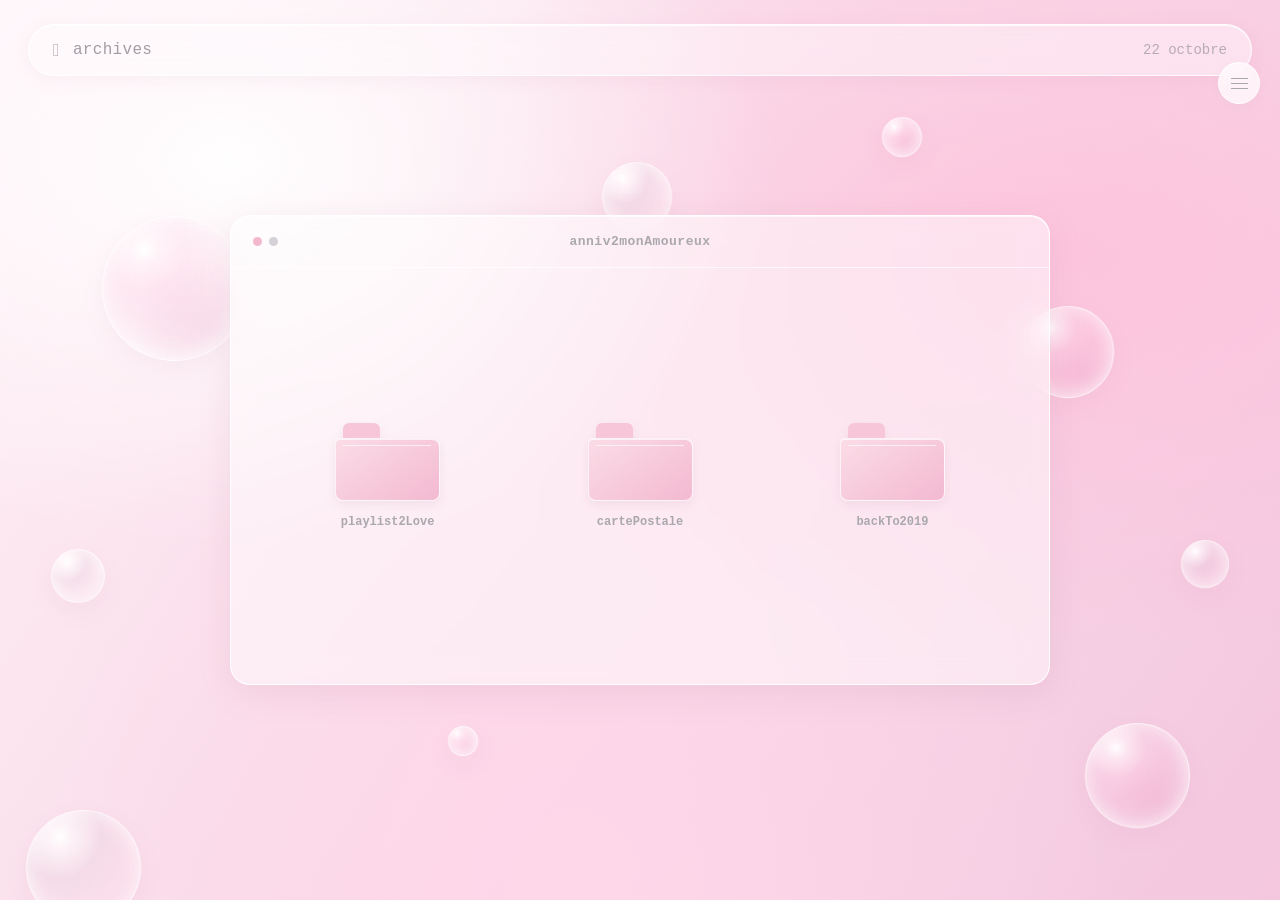
<file: archives.html>
<!DOCTYPE html>
<html lang="fr">
<head>
  <meta charset="UTF-8">
  <meta name="viewport" content="width=device-width, initial-scale=1.0">
  <title>archives</title>
  <link rel="icon" href="favicon-edem.png?v=3" type="image/png">
  <link rel="shortcut icon" href="favicon-edem.png?v=3" type="image/png">
  <link rel="apple-touch-icon" href="favicon-edem.png?v=3">
  <link rel="stylesheet" href="css/style.css">
  <link rel="stylesheet" href="css/archives.css">
  <script src="js/musique.js" defer></script>
  <script src="js/navigation.js" defer></script>
  <script src="js/archives.js" defer></script>
</head>
<body class="archives-body">
  <main class="archives-page show" id="archivesPage">
<!-- Bulles décoratives -->
<div class="bubble pink"></div>
<div class="bubble gray"></div>
<div class="bubble pink"></div>
<div class="bubble gray"></div>
<div class="bubble pink"></div>
<div class="bubble gray"></div>
<div class="bubble pink"></div>
<div class="bubble gray"></div>
<div class="bubble pink"></div>
<!-- Barre supérieure -->
<div class="page-top-bar">
  <div class="page-top-bar-left">
    <span class="page-top-bar-apple"></span>
    <span class="page-top-bar-title">archives</span>
  </div>
  <span class="page-top-bar-date archives-date">22 octobre</span>
</div>
<!-- Fenêtre des archives -->
<section class="archives-window">
  <div class="archives-window-bar">
    <div class="window-dots">
      <span class="window-dot window-dot-pink"></span>
      <span class="window-dot window-dot-gray"></span>
    </div>
    <span class="archives-window-title">anniv2monAmoureux</span>
  </div>
  <!-- Dossiers -->
  <div class="archives-files">
    <button class="archive-file" type="button" data-archive="playlist2Love">
      <span class="archive-folder">
        <span class="folder-tab"></span>
        <span class="folder-body"></span>
        <span class="folder-shine"></span>
      </span>
      <span class="archive-file-label">playlist2Love</span>
    </button>
    <button class="archive-file" type="button" data-archive="cartePostale">
      <span class="archive-folder">
        <span class="folder-tab"></span>
        <span class="folder-body"></span>
        <span class="folder-shine"></span>
      </span>
      <span class="archive-file-label">cartePostale</span>
    </button>
    <button class="archive-file" type="button" data-archive="backTo2019">
      <span class="archive-folder">
        <span class="folder-tab"></span>
        <span class="folder-body"></span>
        <span class="folder-shine"></span>
      </span>
      <span class="archive-file-label">backTo2019</span>
    </button>
  </div>
</section>
  </main>
  <!-- Menu hamburger -->

<button
  class="menu-button"
  id="menuButton"
  type="button"
  aria-label="Menu"
  aria-expanded="false"
  aria-controls="menuPanel"
>
  <span></span>
  <span></span>
  <span></span>
</button>


  <!-- Contenu du menu -->
  <div class="menu-panel" id="menuPanel">
<button class="menu-item" type="button" data-page="accueil">
  accueil
</button>
<button class="menu-item" type="button" data-page="courrier">
  petit courrier
</button>
<button class="menu-item" type="button" data-page="archives">
  archives
</button>
  </div>
</body>
</html>
</file>
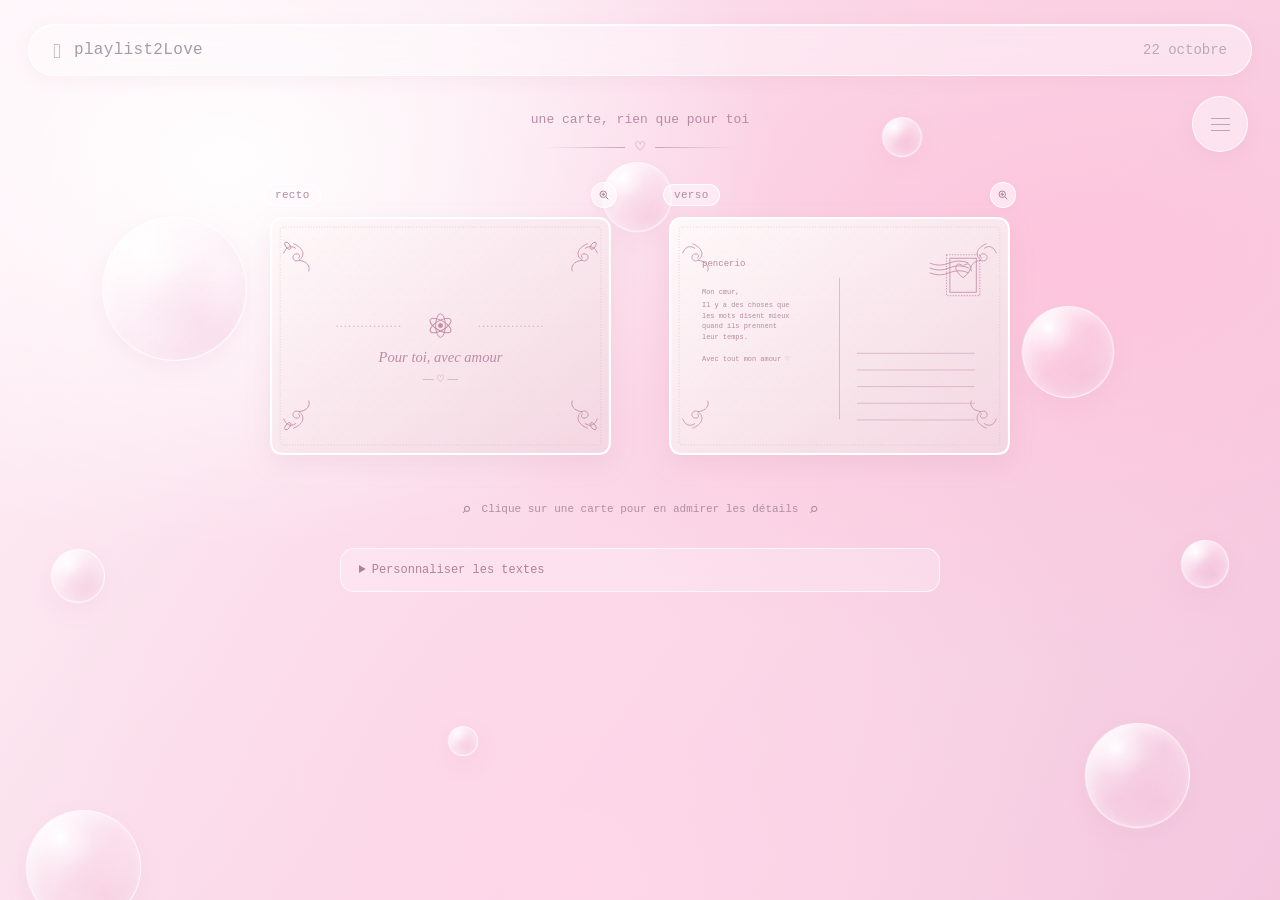
<file: cartePostale-lettre.html>
<!doctype html>
<html lang="fr">
<head>
<meta charset="utf-8"><meta name="viewport" content="width=device-width, initial-scale=1">
<title>cartePostale — recto verso</title>
<link rel="stylesheet" href="css/cartePostale.css">
<link rel="stylesheet" href="css/cartePostale-lettre.css">
<script src="js/cartePostale.js" defer></script>
<script src="js/cartePostale-lettre.js" defer></script>
</head>
<body>
<div class="bubble-background" aria-hidden="true">
<span class="bubble bubble-1"></span><span class="bubble bubble-2"></span><span class="bubble bubble-3"></span>
<span class="bubble bubble-4"></span><span class="bubble bubble-5"></span><span class="bubble bubble-6"></span>
<span class="bubble bubble-7"></span><span class="bubble bubble-8"></span><span class="bubble bubble-9"></span>
</div>
<header class="topbar">
<a class="brand" href="cartePostale.html"><span class="apple-logo" aria-label="Apple">&#63743;</span><span>playlist2Love</span></a>
<span class="topbar-date">22 octobre</span>
</header>
<button class="menu-button" id="menuButton" aria-label="Afficher le menu" aria-expanded="false" aria-controls="menuPanel" type="button"><span></span><span></span><span></span></button>
<nav class="menu-panel" id="menuPanel" aria-label="Navigation principale" hidden><a href="index.html">Accueil</a><a href="courrier.html">Petit courrier</a><a href="archives.html">Archives</a></nav>
<main class="letter-page">
<p class="letter-eyebrow">une carte, rien que pour toi</p><div class="letter-rule" aria-hidden="true">♡</div>
<section class="cards-pair" aria-label="Recto et verso de la carte postale">
<article class="card-side"><div class="card-controls"><span class="side-tag">recto</span><button class="zoom-button" type="button" data-zoom="recto" aria-label="Zoomer sur le recto"><svg viewBox="0 0 24 24" fill="none" stroke="currentColor" stroke-width="2"><circle cx="10.5" cy="10.5" r="6.5"/><path d="m15.5 15.5 5 5M10.5 7v7M7 10.5h7"/></svg></button></div><svg class="postcard-art" viewBox="0 0 520 360" role="img" aria-label="Recto de la carte postale">
<defs><linearGradient id="frontpaper" x1="0" y1="0" x2="1" y2="1"><stop stop-color="#fff9fa"/><stop offset="1" stop-color="#f3d6e1"/></linearGradient><pattern id="grainfront" width="18" height="18" patternUnits="userSpaceOnUse"><path d="M3 4l3 1m5 8l2-1m3-7l2 2" stroke="#d9a9bd" stroke-width=".5" opacity=".3"/></pattern><g id="flower" fill="none" stroke="#c68ea7" stroke-width="1.3"><path d="M0 0C15 6 18 17 8 24C0 28-4 17 3 15C9 13 11 19 7 21M4 7C-5 1-11 6-14 14M8 24C20 25 25 33 22 40"/><ellipse cx="-8" cy="3" rx="3" ry="6" transform="rotate(-35 -8 3)"/></g></defs>
<path d="M34 10H486Q504 10 504 28V332Q504 350 486 350H34Q16 350 16 332V28Q16 10 34 10Z" fill="url(#frontpaper)" stroke="#fff" stroke-width="3"/>
<rect x="29" y="23" width="462" height="314" rx="4" fill="url(#grainfront)" stroke="#d9afc0" stroke-width="1" stroke-dasharray="1 3"/>
<use href="#flower" x="48" y="47"/><use href="#flower" x="472" y="47" transform="translate(944 0) scale(-1 1)"/><use href="#flower" x="48" y="313" transform="translate(0 626) scale(1 -1)"/><use href="#flower" x="472" y="313" transform="translate(944 626) scale(-1 -1)"/>
<g transform="translate(260 165)" fill="none" stroke="#c58ca5" stroke-width="1.3"><ellipse rx="7" ry="17"/><ellipse rx="7" ry="17" transform="rotate(60)"/><ellipse rx="7" ry="17" transform="rotate(120)"/><circle r="3" fill="#c58ca5"/></g>
<path d="M110 166H205M315 166H410" stroke="#c58ca5" stroke-width="1" stroke-dasharray="2 4"/>
<text data-front-text x="260" y="218" text-anchor="middle" fill="#bd8ca2" font-family="Pencerio, 'Brush Script MT', cursive" font-size="21" font-style="italic">Pour toi, avec amour</text>
<text x="260" y="246" text-anchor="middle" fill="#c58ca5" font-family="Georgia,serif" font-size="15">— ♡ —</text></svg></article>
<article class="card-side"><div class="card-controls"><span class="side-tag">verso</span><button class="zoom-button" type="button" data-zoom="verso" aria-label="Zoomer sur le verso"><svg viewBox="0 0 24 24" fill="none" stroke="currentColor" stroke-width="2"><circle cx="10.5" cy="10.5" r="6.5"/><path d="m15.5 15.5 5 5M10.5 7v7M7 10.5h7"/></svg></button></div><svg class="postcard-art" viewBox="0 0 520 360" role="img" aria-label="Verso de la carte postale">
<defs><linearGradient id="backpaper" x1="0" y1="0" x2="1" y2="1"><stop stop-color="#fff9fa"/><stop offset="1" stop-color="#f3d6e1"/></linearGradient><pattern id="grainback" width="18" height="18" patternUnits="userSpaceOnUse"><path d="M3 4l3 1m5 8l2-1m3-7l2 2" stroke="#d9a9bd" stroke-width=".5" opacity=".3"/></pattern><g id="cornerback" fill="none" stroke="#c68ea7" stroke-width="1.2"><path d="M0 0C15 6 18 17 8 24C0 28-4 17 3 15C9 13 11 19 7 21M4 7C-5 1-11 6-14 14M8 24C20 25 25 33 22 40"/></g></defs>
<path d="M34 10H486Q504 10 504 28V332Q504 350 486 350H34Q16 350 16 332V28Q16 10 34 10Z" fill="url(#backpaper)" stroke="#fff" stroke-width="3"/>
<rect x="29" y="23" width="462" height="314" rx="4" fill="url(#grainback)" stroke="#d9afc0" stroke-width="1" stroke-dasharray="1 3"/>
<use href="#cornerback" x="48" y="47"/><use href="#cornerback" x="472" y="47" transform="translate(944 0) scale(-1 1)"/><use href="#cornerback" x="48" y="313" transform="translate(0 626) scale(1 -1)"/><use href="#cornerback" x="472" y="313" transform="translate(944 626) scale(-1 -1)"/>
<text x="62" y="79" fill="#b58ba0" font-family="'Courier New',monospace" font-size="13">pencerio</text>
<path d="M260 96V300" stroke="#d0a6b8" stroke-width="1"/>
<g transform="translate(415 75)" fill="none" stroke="#c58ba4" stroke-width="1.2"><path d="M-25 0q14 6 28 0t28 0M-25 7q14 6 28 0t28 0M-25 14q14 6 28 0t28 0"/><rect x="-1" y="-12" width="48" height="59" stroke-dasharray="2 2"/><rect x="4" y="-7" width="38" height="49"/><path d="M23 5c-8-10-19 2 0 16c19-14 8-26 0-16Z"/></g>
<text x="62" y="119" fill="#b58ba0" font-family="'Courier New',monospace" font-size="10">Mon cœur,</text>
<text x="62" y="139" fill="#b58ba0" font-family="'Courier New',monospace" font-size="10">Il y a des choses que</text><text x="62" y="154" fill="#b58ba0" font-family="'Courier New',monospace" font-size="10">les mots disent mieux</text><text x="62" y="169" fill="#b58ba0" font-family="'Courier New',monospace" font-size="10">quand ils prennent</text><text x="62" y="184" fill="#b58ba0" font-family="'Courier New',monospace" font-size="10">leur temps.</text>
<text x="62" y="216" fill="#b58ba0" font-family="'Courier New',monospace" font-size="10">Avec tout mon amour ♡</text>
<g stroke="#d2a9bb" stroke-width="1"><path d="M285 205H455M285 229H455M285 253H455M285 277H455M285 301H455"/></g></svg></article>
</section>
<p class="zoom-hint">Clique sur une carte pour en admirer les détails</p>
<details class="edit-panel"><summary>Personnaliser les textes</summary>
<label for="frontMessage">Texte du recto — style manuscrit</label><input id="frontMessage" maxlength="60" value="Pour toi, avec amour">
<label for="backMessage">Message au verso — Courier New</label><textarea id="backMessage" maxlength="240" placeholder="Écris ici ton petit mot doux...">Mon cœur,
Il y a des choses que les mots disent mieux quand ils prennent leur temps.
Avec tout mon amour ♡</textarea>
<p style="color:#ad91a0;font:11px 'Courier New',monospace;line-height:1.5">La police Pencerio devra être ajoutée à ton projet pour afficher sa véritable typographie.</p></details>
</main>
<div class="zoom-overlay" id="zoomOverlay" hidden role="dialog" aria-modal="true" aria-label="Agrandissement de la carte"><div class="zoom-dialog"><button class="zoom-close" id="zoomClose" type="button" aria-label="Fermer">×</button><div id="zoomContent"></div></div></div>
</body></html>
</file>
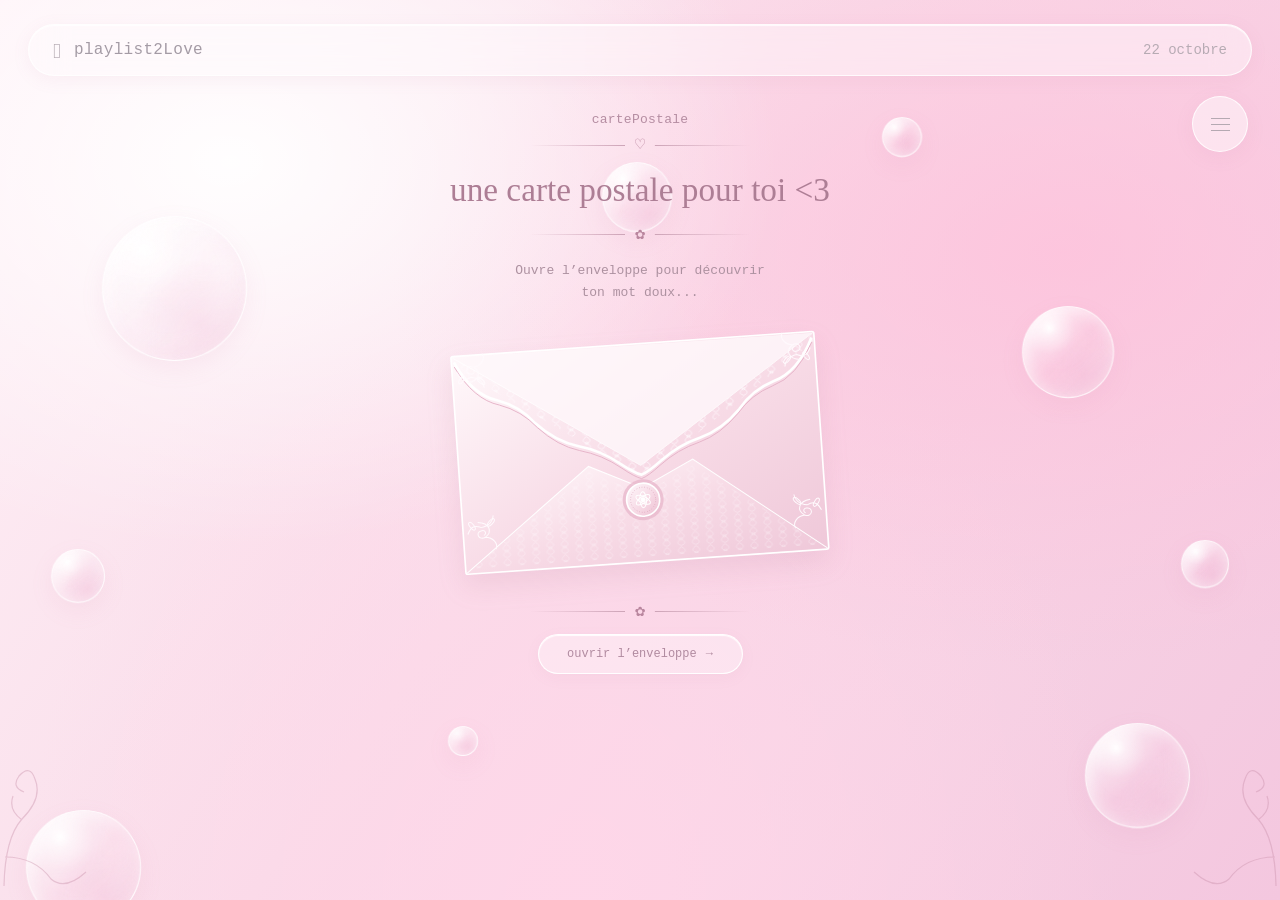
<file: cartePostale.html>
<!doctype html>
<html lang="fr">
<head>
<meta charset="utf-8"><meta name="viewport" content="width=device-width, initial-scale=1">
<title>cartePostale — une carte pour toi</title>
<link rel="stylesheet" href="css/cartePostale.css">
<link rel="stylesheet" href="css/cartePostale-page.css">
<script src="js/cartePostale.js" defer></script>
<script src="js/cartePostale-page.js" defer></script>
</head>
<body>
<div class="bubble-background" aria-hidden="true">
<span class="bubble bubble-1"></span><span class="bubble bubble-2"></span><span class="bubble bubble-3"></span>
<span class="bubble bubble-4"></span><span class="bubble bubble-5"></span><span class="bubble bubble-6"></span>
<span class="bubble bubble-7"></span><span class="bubble bubble-8"></span><span class="bubble bubble-9"></span>
</div>
<header class="topbar">
<a class="brand" href="cartePostale.html"><span class="apple-logo" aria-label="Apple">&#63743;</span><span>playlist2Love</span></a>
<span class="topbar-date">22 octobre</span>
</header>
<button class="menu-button" id="menuButton" aria-label="Afficher le menu" aria-expanded="false" aria-controls="menuPanel" type="button"><span></span><span></span><span></span></button>
<nav class="menu-panel" id="menuPanel" aria-label="Navigation principale" hidden><a href="index.html">Accueil</a><a href="courrier.html">Petit courrier</a><a href="archives.html">Archives</a></nav>
<main class="page-content">
<p class="eyebrow">cartePostale</p><div class="rule" aria-hidden="true"><span>♡</span></div>
<h1 class="page-title">une carte postale pour toi &lt;3</h1>
<div class="rule" aria-hidden="true" style="margin-top:17px;margin-bottom:0"><span>✿</span></div>
<p class="intro">Ouvre l’enveloppe pour découvrir<br>ton mot doux...</p>
<div class="envelope-stage"><svg class="envelope-art" viewBox="0 0 620 420" role="img" aria-label="Enveloppe rose poudré ornée de dentelle">
<defs>
 <linearGradient id="paper" x1="0" y1="0" x2="1" y2="1"><stop stop-color="#fff9fb"/><stop offset=".5" stop-color="#f8dce7"/><stop offset="1" stop-color="#efc8d9"/></linearGradient>
 <linearGradient id="flap" x1="0" y1="0" x2="1" y2="1"><stop stop-color="#fffafd"/><stop offset=".65" stop-color="#f5d4e1"/><stop offset="1" stop-color="#edc1d3"/></linearGradient>
 <pattern id="lace" width="22" height="22" patternUnits="userSpaceOnUse"><path d="M11 1C18 5 18 9 11 11C4 9 4 5 11 1ZM11 11C18 15 18 19 11 21C4 19 4 15 11 11Z" fill="none" stroke="#fffafd" stroke-width="1.1"/><circle cx="11" cy="11" r="2" fill="none" stroke="#fff" stroke-width=".8"/></pattern>
 <g id="leaf" fill="none" stroke="#fffafd" stroke-width="1.5"><path d="M0 0C18 2 22 15 10 23C0 28-5 15 4 13C11 11 13 18 8 20M5 8C-7 2-12 8-16 17M10 23C22 24 29 34 25 42M5 8C18 6 24-2 24-9"/><ellipse cx="-9" cy="5" rx="3" ry="7" transform="rotate(-35 -9 5)"/><ellipse cx="20" cy="1" rx="3" ry="7" transform="rotate(45 20 1)"/></g>
</defs>
<g transform="rotate(-4 310 210)">
 <rect x="42" y="50" width="536" height="320" rx="3" fill="#d8a8bd" opacity=".18"/>
 <rect x="35" y="42" width="550" height="330" rx="3" fill="url(#paper)" stroke="#fff" stroke-width="2.5"/>
 <path d="M37 44L310 226L583 44" fill="#fff8fb" opacity=".8" stroke="#fff" stroke-width="1.4"/>
 <path d="M37 44L310 226L583 44L583 58L310 244L37 58Z" fill="url(#lace)" opacity=".95"/>
 <path d="M39 51Q63 102 101 113Q134 124 155 151Q184 181 217 190Q251 199 279 221Q300 237 310 240Q320 237 341 221Q369 199 403 190Q436 181 465 151Q486 124 519 113Q557 102 581 51" fill="none" stroke="#fff" stroke-width="4"/>
 <path d="M39 58Q65 109 103 120Q136 131 158 158Q187 188 219 197Q253 206 281 228Q300 243 310 246Q320 243 339 228Q367 206 401 197Q433 188 462 158Q484 131 517 120Q555 109 581 58" fill="none" stroke="#e6b4c9" stroke-width="1.4"/>
 <path d="M37 370L231 222L310 260L389 222L583 370" fill="url(#paper)" stroke="#fff" stroke-width="1.5"/>
 <path d="M44 364L231 231L310 269L389 231L576 364" fill="url(#lace)" opacity=".45"/>
 <use href="#leaf" x="58" y="295"/><use href="#leaf" x="562" y="295" transform="translate(1124 0) scale(-1 1)"/>
 <use href="#leaf" x="58" y="83" transform="translate(0 166) scale(1 -1)"/><use href="#leaf" x="562" y="83" transform="translate(1124 166) scale(-1 -1)"/>
 <g transform="translate(310 278)"><circle r="31" fill="#e7b4c9" opacity=".7"/><circle r="25" fill="url(#flap)" stroke="#fff" stroke-width="2.5"/><circle r="19" fill="none" stroke="#d9a3ba" stroke-width="1.3" stroke-dasharray="1 3"/><g fill="none" stroke="#fff" stroke-width="1.5"><ellipse rx="5" ry="12"/><ellipse rx="5" ry="12" transform="rotate(60)"/><ellipse rx="5" ry="12" transform="rotate(120)"/><circle r="3" fill="#fff"/></g></g>
</g></svg></div>
<div class="rule" aria-hidden="true" style="margin-top:9px;margin-bottom:0"><span>✿</span></div>
<a class="open-envelope" href="cartePostale-lettre.html">ouvrir l’enveloppe <span aria-hidden="true">→</span></a>
</main>
<svg class="corner-flourish left" viewBox="0 0 100 130" aria-hidden="true"><path d="M4 126Q5 78 22 59Q43 38 35 19Q30 4 19 16Q11 27 24 32M5 97Q35 97 51 119Q65 131 86 112M22 60Q8 50 13 36" fill="none" stroke="currentColor" stroke-width="1.2"/></svg>
<svg class="corner-flourish right" viewBox="0 0 100 130" aria-hidden="true"><path d="M4 126Q5 78 22 59Q43 38 35 19Q30 4 19 16Q11 27 24 32M5 97Q35 97 51 119Q65 131 86 112M22 60Q8 50 13 36" fill="none" stroke="currentColor" stroke-width="1.2"/></svg>
</body></html>
</file>
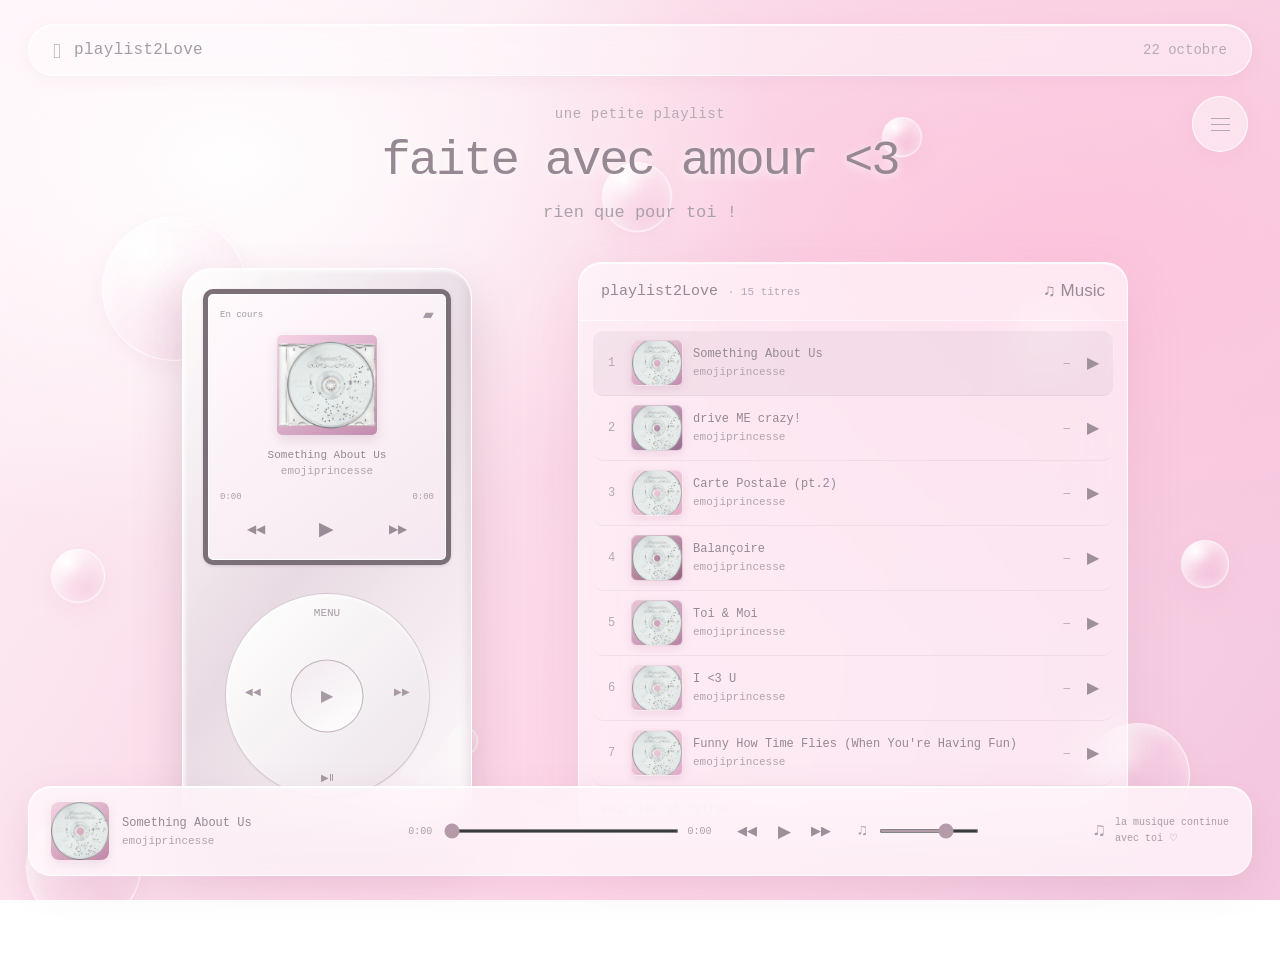
<file: playlist2Love.html>
<!DOCTYPE html>
<html lang="fr">
<head>
  <meta charset="UTF-8">
  <meta name="viewport" content="width=device-width, initial-scale=1.0">
  <meta name="theme-color" content="#f8dce9">
  <title>playlist2Love</title>
  <link rel="stylesheet" href="css/playlist2Love.css">
  <script src="js/playlist2Love.js" defer></script>
</head>
<body>
  <!-- Bulles animées en arrière-plan -->
  <div class="bubble-background" aria-hidden="true">
    <span class="bubble bubble-1"></span>
    <span class="bubble bubble-2"></span>
    <span class="bubble bubble-3"></span>
    <span class="bubble bubble-4"></span>
    <span class="bubble bubble-5"></span>
    <span class="bubble bubble-6"></span>
    <span class="bubble bubble-7"></span>
    <span class="bubble bubble-8"></span>
    <span class="bubble bubble-9"></span>
  </div>
  <!-- Barre supérieure -->
  <header class="topbar">
    <a class="brand" href="playlist2Love.html">
      <span class="apple-logo" aria-label="Apple">&#63743;</span>
      <span>playlist2Love</span>
    </a>
    <span class="topbar-date">22 octobre</span>
  </header>
  <!-- Menu -->
  <button
    class="menu-button"
    id="menuButton"
    aria-label="Afficher le menu"
    aria-expanded="false"
    aria-controls="menuPanel"
    type="button"
  >
    <span></span>
    <span></span>
    <span></span>
  </button>
  <nav class="menu-panel" id="menuPanel" hidden>
    <a href="index.html">Accueil</a>
    <a href="courrier.html">Petit courrier</a>
    <a href="archives.html">Archives</a>
  </nav>
  <!-- Contenu principal -->
  <main class="page-content">
    <section class="hero">
      <p class="eyebrow">une petite playlist</p>
      <h1>faite avec amour <3</h1>
      <p class="hero-subtitle">rien que pour toi !</p>
    </section>
    <!-- Lecteur et playlist -->
    <section class="music-layout">
      <!-- iPod -->
      <div class="ipod-column">
        <div class="ipod">
          <div class="ipod-screen">
            <div class="screen-top">
              <span>En cours</span>
              <span class="battery-icon" aria-label="Batterie">▰</span>
            </div>
            <div class="album-art current-art" id="ipodArtwork">
              <img src="images/playlist-cover.png" alt="Pochette de l’album" />
            </div>
            <p class="ipod-track-title" id="ipodTitle">
              petit son
            </p>
            <p class="ipod-track-artist" id="ipodArtist">
              Daft Punk
            </p>
            <div class="ipod-progress">
              <span id="ipodCurrentTime">0:00</span>
              <span id="ipodDuration">0:00</span>
            </div>
            <div class="ipod-controls">
              <button
                class="icon-button"
                data-action="previous"
                aria-label="Titre précédent"
                type="button"
              >◀◀</button>
              <button
                class="icon-button main-play"
                data-action="toggle"
                aria-label="Lecture ou pause"
                type="button"
              >▶</button>
              <button
                class="icon-button"
                data-action="next"
                aria-label="Titre suivant"
                type="button"
              >▶▶</button>
            </div>
          </div>
          <!-- Molette -->
          <div class="ipod-wheel">
            <span class="wheel-menu">MENU</span>
            <button
              class="wheel-button wheel-prev"
              data-action="previous"
              aria-label="Précédent"
              type="button"
            >◀◀</button>
            <button
              class="wheel-button wheel-next"
              data-action="next"
              aria-label="Suivant"
              type="button"
            >▶▶</button>
            <button
              class="wheel-center"
              data-action="toggle"
              aria-label="Lecture ou pause"
              type="button"
            >
              <span id="wheelPlayIcon">▶</span>
            </button>
            <span class="wheel-bottom">▶Ⅱ</span>
          </div>
        </div>
      </div>
      <!-- Playlist -->
      <div class="playlist-card">
        <div class="playlist-header">
          <div>
            <span class="playlist-name">playlist2Love</span>
            <span class="track-count">· 15 titres</span>
          </div>
          <span class="music-brand">♫ Music</span>
        </div>
        <div class="track-list" id="trackList">
          <!-- Les morceaux sont générés par playlist2Love.js -->
        </div>
        <button
          class="show-all-button"
          id="showAllButton"
          type="button"
        >
          voir les 15 titres <span aria-hidden="true">→</span>
        </button>
      </div>
    </section>
  </main>
  <!-- Lecteur fixe en bas -->
  <footer class="bottom-player">
    <div class="bottom-track">
      <div class="mini-art" id="bottomArtwork">
        <img src="images/playlist-cover.png" alt="Pochette de l’album" />
      </div>
      <div class="bottom-track-info">
        <span class="bottom-title" id="bottomTitle">
          un petit son
        </span>
        <span class="bottom-artist" id="bottomArtist">
          Daft Punk
        </span>
      </div>
    </div>
    <div class="bottom-timeline">
      <span id="bottomCurrentTime">0:00</span>
      <input
        id="seekBar"
        type="range"
        min="0"
        max="100"
        value="0"
        aria-label="Position dans la chanson"
      >
      <span id="bottomDuration">0:00</span>
    </div>
    <div class="bottom-controls">
      <button
        data-action="previous"
        aria-label="Titre précédent"
        type="button"
      >◀◀</button>
      <button
        data-action="toggle"
        id="bottomPlay"
        aria-label="Lecture ou pause"
        type="button"
      >▶</button>
      <button
        data-action="next"
        aria-label="Titre suivant"
        type="button"
      >▶▶</button>
    </div>
    <div class="volume-control">
      <span aria-hidden="true">♫</span>
      <input
        id="volumeBar"
        type="range"
        min="0"
        max="1"
        step="0.01"
        value="0.7"
        aria-label="Volume"
      >
    </div>
    <div class="bottom-message">
      <span aria-hidden="true">♫</span>
      <span>la musique continue<br>avec toi ♡</span>
    </div>
  </footer>
  <!-- Lecteur audio -->
  <audio id="audioPlayer" preload="metadata"></audio>
</body>
</html>
</file>
<file: css/style.css>
/* =========================================================
   STYLES COMMUNS À TOUTES LES PAGES
========================================================= */
* {
  box-sizing: border-box;
  font-family: "Courier New", monospace;
}
html,
body {
  margin: 0;
  width: 100%;
  height: 100%;
  min-height: 100%;
  overflow: hidden;
}
/* =========================================================
   BULLES
========================================================= */
.bubble {
  position: absolute;
  display: block;
  border: 1px solid rgba(255,255,255,.8);
  border-radius: 50%;
  pointer-events: none;
  opacity: 1;
  background:
    radial-gradient(circle at 29% 23%, rgba(255,255,255,.98) 0%, rgba(255,255,255,.6) 9%, rgba(255,255,255,.12) 28%, transparent 47%),
    radial-gradient(circle at 68% 75%, rgba(233,151,192,.2), transparent 45%),
    linear-gradient(135deg, rgba(255,255,255,.45), rgba(255,220,239,.14) 50%, rgba(255,255,255,.48));
  box-shadow:
    inset -8px -10px 18px rgba(231,154,191,.13),
    inset 5px 5px 15px rgba(255,255,255,.7),
    0 8px 24px rgba(215,133,175,.1);
  backdrop-filter: blur(1px);
  -webkit-backdrop-filter: blur(1px);
  animation: float-bubble 16s ease-in-out infinite;
  will-change: transform;
  z-index: 0;
}
.bubble.pink,
.bubble.gray {
  background:
    radial-gradient(circle at 29% 23%, rgba(255,255,255,.98) 0%, rgba(255,255,255,.6) 9%, rgba(255,255,255,.12) 28%, transparent 47%),
    radial-gradient(circle at 68% 75%, rgba(233,151,192,.2), transparent 45%),
    linear-gradient(135deg, rgba(255,255,255,.45), rgba(255,220,239,.14) 50%, rgba(255,255,255,.48));
  border: 1px solid rgba(255,255,255,.8);
}
/* Positions, tailles et rythmes identiques au fond playlist2Love */
.bubble:nth-child(1) { width:145px; height:145px; left:8%; top:24%; animation-duration:19s; }
.bubble:nth-child(2) { width:70px; height:70px; left:47%; top:18%; animation-duration:13s; animation-delay:-5s; }
.bubble:nth-child(3) { width:92px; height:92px; right:13%; top:34%; animation-duration:17s; animation-delay:-8s; }
.bubble:nth-child(4) { width:54px; height:54px; left:4%; top:61%; animation-duration:12s; animation-delay:-3s; }
.bubble:nth-child(5) { width:105px; height:105px; right:7%; bottom:8%; animation-duration:21s; animation-delay:-9s; }
.bubble:nth-child(6) { width:115px; height:115px; left:2%; bottom:-25px; animation-duration:18s; animation-delay:-6s; }
.bubble:nth-child(7) { width:40px; height:40px; right:28%; top:13%; animation-duration:14s; animation-delay:-2s; }
.bubble:nth-child(8) { width:48px; height:48px; right:4%; top:60%; animation-duration:15s; animation-delay:-7s; }
.bubble:nth-child(9) { width:30px; height:30px; left:35%; bottom:16%; animation-duration:11s; animation-delay:-4s; }
@keyframes float-bubble {
  0%, 100% { transform: translate3d(0,0,0) scale(1); }
  25% { transform: translate3d(20px,-28px,0) scale(1.035); }
  50% { transform: translate3d(-12px,-48px,0) scale(.98); }
  75% { transform: translate3d(-25px,-18px,0) scale(1.025); }
}
/* =========================================================
   BARRE SUPÉRIEURE
========================================================= */
.page-top-bar {
  position: absolute;
  top: 8px;
  left: 8px;
  right: 8px;
  height: 46px;
  z-index: 10;
  display: flex;
  align-items: center;
  padding: 0 18px;
  border: 1px solid rgba(255,255,255,0.85);
  border-radius: 15px;
  background: rgba(255,255,255,0.42);
  box-shadow:
    0 4px 12px rgba(170,168,173,0.08),
    inset 0 1px 1px rgba(255,255,255,0.9);
  backdrop-filter: blur(12px);
  -webkit-backdrop-filter: blur(12px);
  color: #aaa8ad;
}
.page-top-bar-left {
  display: flex;
  align-items: center;
  gap: 15px;
  font-size: 16px;
  font-weight: 400;
  letter-spacing: .02em;
}
.page-top-bar-apple {
  font-family: Arial, sans-serif;
  font-size: 18px;
  color: #aaa8ad;
  line-height: 1;
}
.page-top-bar-title {
  font-size: 16px;
  font-weight: 400;
  letter-spacing: .02em;
}
.page-top-bar-date {
  margin-left: auto;
  font-size: 15px;
  font-weight: 600;
}
/* =========================================================
   MENU HAMBURGER
========================================================= */
.menu-button {
  position: fixed;
  top: 62px;
  right: 20px;
  width: 42px;
  height: 42px;
  border: 1px solid rgba(255,255,255,0.75);
  background: rgba(255,255,255,0.75);
  border-radius: 50%;
  cursor: pointer;
  z-index: 30001;
  display: flex;
  flex-direction: column;
  align-items: center;
  justify-content: center;
  gap: 4px;
  visibility: visible;
  opacity: 1;
  pointer-events: auto;
  backdrop-filter: blur(8px);
  -webkit-backdrop-filter: blur(8px);
  box-shadow: 0 3px 10px rgba(170,168,173,0.08);
}
.menu-button span {
  display: block;
  width: 17px;
  height: 1px;
  flex-shrink: 0;
  background: #aaa8ad;
  transition:
    transform .25s ease,
    opacity .25s ease;
}
/* Animation du hamburger lorsqu'il est ouvert */
.menu-button.active span:nth-child(1) {
  transform: translateY(5px) rotate(45deg);
}
.menu-button.active span:nth-child(2) {
  opacity: 0;
}
.menu-button.active span:nth-child(3) {
  transform: translateY(-5px) rotate(-45deg);
}
/* =========================================================
   PANNEAU DU MENU
========================================================= */
.menu-panel {
  position: fixed;
  top: 112px;
  right: 20px;
  z-index: 30002;
  min-width: 170px;
  padding: 10px;
  border: 1px solid rgba(255,255,255,0.8);
  border-radius: 16px;
  background: rgba(255,255,255,0.92);
  box-shadow: 0 8px 25px rgba(170,168,173,0.15);
  backdrop-filter: blur(12px);
  -webkit-backdrop-filter: blur(12px);
  opacity: 0;
  visibility: hidden;
  pointer-events: none;
  transform: translateY(-8px);
  transition:
    opacity .25s ease,
    visibility .25s ease,
    transform .25s ease;
}
.menu-panel.show {
  opacity: 1;
  visibility: visible;
  pointer-events: auto;
  transform: translateY(0);
}
.menu-item {
  display: block;
  width: 100%;
  padding: 9px 12px;
  border: none;
  background: transparent;
  color: #aaa8ad;
  font-family: "Courier New", monospace;
  font-size: 13px;
  font-weight: 600;
  text-align: left;
  cursor: pointer;
  border-radius: 10px;
}
.menu-item:hover {
  background: rgba(255,255,255,0.75);
}
/* =========================================================
   PRIORITÉ DU MENU SUR LA PAGE ARCHIVES
========================================================= */
.archives-body .menu-button {
  position: fixed !important;
  top: 62px !important;
  right: 20px !important;
  z-index: 30001 !important;
  display: flex !important;
  visibility: visible !important;
  opacity: 1 !important;
  pointer-events: auto !important;
}
.archives-body .menu-panel {
  position: fixed !important;
  top: 112px !important;
  right: 20px !important;
  z-index: 30002 !important;
}
/* =========================================================
   ADAPTATION MOBILE / IPAD
========================================================= */
@media (max-width: 768px) {
  .page-top-bar {
    height: 42px;
    padding: 0 13px;
    border-radius: 13px;
  }
  .page-top-bar-left {
    gap: 9px;
  }
  .page-top-bar-apple {
    font-size: 18px;
  }
  .page-top-bar-title {
    font-size: 13px;
  }
  .page-top-bar-date {
    font-size: 11px;
  }
  .menu-button {
    top: 58px;
    right: 14px;
    width: 38px;
    height: 38px;
  }
  .menu-panel {
    top: 103px;
    right: 14px;
  }
  .archives-body .menu-button {
    top: 58px !important;
    right: 14px !important;
  }
  .archives-body .menu-panel {
    top: 103px !important;
    right: 14px !important;
  }
}

/* =========================================================
   HARMONISATION VISUELLE — fond et barre supérieure
   Référence : playlist2Love.css
   Limité à l'accueil, au courrier et aux archives.
========================================================= */
.accueil-body,
.courrier-body,
.archives-body {
  background:
    radial-gradient(ellipse at 18% 18%, rgba(255,255,255,.95), transparent 37%),
    radial-gradient(ellipse at 83% 28%, rgba(255,191,218,.72), transparent 45%),
    radial-gradient(ellipse at 45% 100%, rgba(255,215,233,.9), transparent 55%),
    linear-gradient(125deg, #fff1f7 0%, #f9dce9 46%, #f4c7df 100%);
  background-attachment: fixed;
}
.accueil-body .intro-page,
.courrier-body .main-page,
.archives-body .archives-page {
  background:
    radial-gradient(ellipse at 18% 18%, rgba(255,255,255,.95), transparent 37%),
    radial-gradient(ellipse at 83% 28%, rgba(255,191,218,.72), transparent 45%),
    radial-gradient(ellipse at 45% 100%, rgba(255,215,233,.9), transparent 55%),
    linear-gradient(125deg, #fff1f7 0%, #f9dce9 46%, #f4c7df 100%);
  background-attachment: fixed;
}

.accueil-body .page-top-bar,
.courrier-body .page-top-bar,
.archives-body .page-top-bar {
  top: 24px;
  left: 28px;
  right: 28px;
  height: 52px;
  padding: 0 24px;
  border: 1px solid rgba(255,255,255,.8);
  border-radius: 40px;
  background: rgba(255,250,253,.47);
  box-shadow: 0 4px 18px rgba(190,120,158,.08), inset 0 1px 1px rgba(255,255,255,.8);
  backdrop-filter: blur(18px);
  -webkit-backdrop-filter: blur(18px);
}
.accueil-body .page-top-bar-left,
.courrier-body .page-top-bar-left,
.archives-body .page-top-bar-left {
  gap: 13px;
  color: #a49ba5;
  font-family: "Courier New", Courier, monospace;
  font-size: 16px;
  font-weight: 400;
  letter-spacing: .02em;
}
.accueil-body .page-top-bar-apple,
.courrier-body .page-top-bar-apple,
.archives-body .page-top-bar-apple {
  color: #b6abb3;
  font-family: Arial, sans-serif;
  font-size: 18px;
  font-weight: 400;
  line-height: 1;
}
.accueil-body .page-top-bar-title,
.courrier-body .page-top-bar-title,
.archives-body .page-top-bar-title {
  color: #a49ba5;
  font-family: "Courier New", Courier, monospace;
  font-size: 16px;
  font-weight: 400;
  letter-spacing: .02em;
}
.accueil-body .page-top-bar-date,
.courrier-body .page-top-bar-date,
.archives-body .page-top-bar-date {
  color: #b7abb4;
  font-family: "Courier New", Courier, monospace;
  font-size: 14px;
  font-weight: 400;
  letter-spacing: 0;
}
.accueil-body .bubble,
.courrier-body .bubble,
.archives-body .bubble {
  border: 1px solid rgba(255,255,255,.8);
  box-shadow: inset 0 0 18px rgba(255,255,255,.72), 0 8px 24px rgba(190,120,158,.08);
  filter: blur(.2px);
}
.accueil-body .bubble.pink,
.courrier-body .bubble.pink,
.archives-body .bubble.pink {
  background: radial-gradient(circle at 29% 23%, rgba(255,255,255,.98) 0%, rgba(255,255,255,.6) 9%, rgba(255,255,255,.12) 28%, transparent 47%), radial-gradient(circle at 68% 75%, rgba(233,151,192,.2), transparent 45%), radial-gradient(circle at 35% 35%, rgba(255,188,218,.45), transparent 72%);
}
.accueil-body .bubble.gray,
.courrier-body .bubble.gray,
.archives-body .bubble.gray {
  background: radial-gradient(circle at 29% 23%, rgba(255,255,255,.98) 0%, rgba(255,255,255,.58) 10%, rgba(220,203,216,.2) 35%, transparent 60%);
}
@media (max-width: 768px) {
  .accueil-body .page-top-bar,
  .courrier-body .page-top-bar,
  .archives-body .page-top-bar {
    top: 18px;
    left: 13px;
    right: 13px;
    height: 44px;
    padding: 0 14px;
    border-radius: 24px;
  }
}
.accueil-body .menu-button,
.courrier-body .menu-button,
.archives-body .menu-button {
  top: 96px;
}
.accueil-body .menu-panel,
.courrier-body .menu-panel,
.archives-body .menu-panel {
  top: 160px;
}
@media (max-width: 768px) {
  .accueil-body .menu-button,
  .courrier-body .menu-button,
  .archives-body .menu-button {
    top: 72px;
  }
  .accueil-body .menu-panel,
  .courrier-body .menu-panel,
  .archives-body .menu-panel {
    top: 122px;
  }
  .archives-body .menu-button { top: 72px !important; }
  .archives-body .menu-panel { top: 122px !important; }
}
.archives-body .menu-button { top: 96px !important; }
.archives-body .menu-panel { top: 160px !important; }
</file>
<file: css/archives.css>
/* =========================
   PAGE ARCHIVES
========================= */
.archives-page {
  position: fixed;
  inset: 0;
  width: 100%;
  height: 100vh;
  min-height: 100%;
  overflow: hidden;
  display: flex;
  align-items: center;
  justify-content: center;
  background: radial-gradient(ellipse at 18% 18%, rgba(255,255,255,.95), transparent 37%),
    radial-gradient(ellipse at 83% 28%, rgba(255,191,218,.72), transparent 45%),
    radial-gradient(ellipse at 45% 100%, rgba(255,215,233,.9), transparent 55%),
    linear-gradient(125deg, #fff1f7 0%, #f9dce9 46%, #f4c7df 100%);
  /* La page reste derrière le menu */
  z-index: 1;
  opacity: 1;
  visibility: visible;
  pointer-events: auto;
  transform: scale(1);
  transition: opacity .35s ease, transform .35s ease;
}
.archives-page.show {
  opacity: 1;
  visibility: visible;
  pointer-events: auto;
  transform: scale(1);
}
/* Bulles décoratives — mêmes tailles et positions que playlist2Love */
.archives-page .bubble:nth-child(1) { width:145px; height:145px; left:8%; top:24%; animation-duration:19s; }
.archives-page .bubble:nth-child(2) { width:70px; height:70px; left:47%; top:18%; animation-duration:13s; animation-delay:-5s; }
.archives-page .bubble:nth-child(3) { width:92px; height:92px; right:13%; top:34%; animation-duration:17s; animation-delay:-8s; }
.archives-page .bubble:nth-child(4) { width:54px; height:54px; left:4%; top:61%; animation-duration:12s; animation-delay:-3s; }
.archives-page .bubble:nth-child(5) { width:105px; height:105px; right:7%; bottom:8%; animation-duration:21s; animation-delay:-9s; }
.archives-page .bubble:nth-child(6) { width:115px; height:115px; left:2%; bottom:-25px; animation-duration:18s; animation-delay:-6s; }
.archives-page .bubble:nth-child(7) { width:40px; height:40px; right:28%; top:13%; animation-duration:14s; animation-delay:-2s; }
.archives-page .bubble:nth-child(8) { width:48px; height:48px; right:4%; top:60%; animation-duration:15s; animation-delay:-7s; }
.archives-page .bubble:nth-child(9) { width:30px; height:30px; left:35%; bottom:16%; animation-duration:11s; animation-delay:-4s; }
/* Fenêtre des archives */
.archives-window {
  position: relative;
  width: min(820px, 76vw);
  height: min(470px, 65vh);
  display: flex;
  flex-direction: column;
  overflow: hidden;
  z-index: 1;
  background: rgba(255,255,255,.48);
  border: 1px solid rgba(255,255,255,.9);
  border-radius: 20px;
  box-shadow:
    0 8px 32px rgba(180,120,150,.15),
    inset 0 1px 0 rgba(255,255,255,.7);
  backdrop-filter: blur(13px);
  -webkit-backdrop-filter: blur(13px);
}
/* Barre de titre */
.archives-window-bar {
  position: relative;
  height: 52px;
  min-height: 52px;
  display: flex;
  align-items: center;
  justify-content: center;
  padding: 0 22px;
  box-sizing: border-box;
  border-bottom: 1px solid rgba(255,255,255,.7);
}
.window-dots {
  position: absolute;
  left: 22px;
  display: flex;
  align-items: center;
  gap: 7px;
}
.window-dot {
  width: 9px;
  height: 9px;
  border-radius: 50%;
}
.window-dot-pink {
  background: #f2b8ce;
}
.window-dot-gray {
  background: #d5d1d7;
}
.window-dot-white {
  background: #fff;
}
.archives-window-title {
  position: absolute;
  left: 50%;
  transform: translateX(-50%);
  width: max-content;
  max-width: calc(100% - 120px);
  overflow: hidden;
  text-overflow: ellipsis;
  white-space: nowrap;
  color: #aaa8ad;
  font-family: "Courier New", monospace;
  font-size: 13px;
  font-weight: 600;
  text-align: center;
  letter-spacing: .5px;
}
/* Dossiers */
.archives-files {
  flex: 1;
  min-height: 0;
  display: flex;
  align-items: center;
  justify-content: center;
  gap: clamp(45px, 8vw, 105px);
  padding: 35px;
}
.archive-file {
  width: 150px;
  padding: 10px;
  display: flex;
  flex-direction: column;
  align-items: center;
  justify-content: center;
  gap: 10px;
  border: none;
  background: transparent;
  color: #aaa8ad;
  font-family: "Courier New", monospace;
  cursor: pointer;
  -webkit-tap-highlight-color: transparent;
}
.archive-file:focus-visible {
  outline: 1px solid rgba(180,140,160,.7);
  outline-offset: 4px;
  border-radius: 8px;
}
.archive-folder {
  position: relative;
  width: 105px;
  height: 78px;
  margin-bottom: 4px;
  filter: drop-shadow(0 4px 5px rgba(170,120,145,.12));
  transition: transform .2s ease;
}
.archive-file:hover .archive-folder {
  transform: translateY(-3px);
}
.folder-tab {
  position: absolute;
  top: 0;
  left: 8px;
  width: 37px;
  height: 17px;
  border-radius: 6px 6px 0 0;
  background: #f7c7d9;
}
.folder-body {
  position: absolute;
  left: 0;
  bottom: 0;
  width: 105px;
  height: 63px;
  border-radius: 5px 8px 8px 8px;
  background: linear-gradient(145deg, #fbdce7, #f3b9d0);
  border: 1px solid rgba(255,255,255,.8);
  box-shadow: inset 0 1px 0 rgba(255,255,255,.65);
}
.folder-shine {
  position: absolute;
  top: 22px;
  left: 8px;
  width: 88px;
  height: 1px;
  background: rgba(255,255,255,.65);
}
.archive-file-label {
  font-family: "Courier New", monospace;
  font-size: 12px;
  font-weight: 600;
  color: #aaa8ad;
  text-align: center;
  white-space: nowrap;
}
/* Menu hamburger : toujours au-dessus des archives */
.archives-body .menu-button {
  position: fixed !important;
  top: 62px !important;
  right: 20px !important;
  z-index: 30001 !important;
  display: flex !important;
  visibility: visible !important;
  opacity: 1 !important;
  pointer-events: auto !important;
}
.archives-body .menu-panel {
  position: fixed !important;
  top: 112px !important;
  right: 20px !important;
  z-index: 30002 !important;
}
/* Adaptation mobile */
@media (max-width: 768px) {
  .archives-window {
    width: 88vw;
    height: 58vh;
    min-height: 360px;
  }
  .archives-window-bar {
    height: 45px;
    min-height: 45px;
    padding: 0 14px;
  }
  .window-dots {
    left: 14px;
    gap: 6px;
  }
  .window-dot {
    width: 7px;
    height: 7px;
  }
  .archives-window-title {
    max-width: calc(100% - 100px);
    font-size: 11px;
    letter-spacing: .2px;
  }
  .archives-files {
    display: grid;
    grid-template-columns: repeat(2, minmax(0, 1fr));
    align-content: center;
    justify-items: center;
    gap: 20px 10px;
    padding: 20px 12px;
  }
  .archive-file {
    width: 125px;
    padding: 8px;
    gap: 8px;
  }
  .archive-folder {
    width: 88px;
    height: 66px;
    margin-bottom: 0;
  }
  .folder-tab {
    width: 31px;
    height: 14px;
    left: 7px;
  }
  .folder-body {
    width: 88px;
    height: 56px;
  }
  .folder-shine {
    top: 22px;
    width: 74px;
  }
  .archive-file-label {
    font-size: 11px;
  }
  .archive-file:last-child {
    grid-column: 1 / -1;
  }
  .archives-body .menu-button {
    top: 58px !important;
  }
  .archives-body .menu-panel {
    top: 103px !important;
  }
}
@media (max-width: 420px) {
  .archives-window {
    width: 91vw;
    height: 57vh;
  }
  .archives-window-title {
    max-width: calc(100% - 90px);
    font-size: 10px;
    letter-spacing: 0;
  }
  .archives-files {
    gap: 12px 4px;
  }
  .archive-file {
    width: 110px;
  }
  .archive-folder {
    transform: scale(.9);
    margin-bottom: 5px;
  }
  .archive-file-label {
    font-size: 10px;
  }
  .archives-date {
    display: none;
  }
}
</file>
<file: css/cartePostale.css>
/* cartePostale — arrière-plan animé et barre supérieure repris de playlist2Love */
:root {
  --text: #a49ba2;
  --text-soft: #b8adb5;
  --pink-dark: #a99ba4;
  --archive-grey: #a49ba5;
  --archive-grey-light: #b7abb4;
  --archive-grey-dark: #92858f;
  --glass: rgba(255, 249, 253, 0.56);
  --glass-border: rgba(255, 255, 255, 0.82);
  --shadow: 0 20px 55px rgba(174, 105, 143, 0.14);
}

* {
  box-sizing: border-box;
}

html {
  min-height: 100%;
  scroll-behavior: smooth;
}

body {
  margin: 0;
  min-height: 100vh;
  padding: 24px 28px;
  overflow-x: hidden;
  color: var(--text);
  font-family: "Courier New", Courier, monospace;
  background:
    radial-gradient(ellipse at 18% 18%, rgba(255,255,255,.95), transparent 37%),
    radial-gradient(ellipse at 83% 28%, rgba(255, 191, 218, .72), transparent 45%),
    radial-gradient(ellipse at 45% 100%, rgba(255, 215, 233, .9), transparent 55%),
    linear-gradient(125deg, #fff1f7 0%, #f9dce9 46%, #f4c7df 100%);
  background-attachment: fixed;
}

button {
  font: inherit;
  color: inherit;
}

button:focus-visible,
a:focus-visible {
  outline: 2px solid var(--pink-dark);
  outline-offset: 4px;
}

/* Bulles en arrière-plan */
.bubble-background {
  position: fixed;
  inset: 0;
  overflow: hidden;
  pointer-events: none;
  z-index: 0;
}

.bubble {
  position: absolute;
  display: block;
  border: 1px solid rgba(255,255,255,.8);
  border-radius: 50%;
  background:
    radial-gradient(circle at 29% 23%,
      rgba(255,255,255,.98) 0%,
      rgba(255,255,255,.6) 9%,
      rgba(255,255,255,.12) 28%,
      transparent 47%),
    radial-gradient(circle at 68% 75%,
      rgba(233, 151, 192, .2), transparent 45%),
    linear-gradient(135deg,
      rgba(255,255,255,.45),
      rgba(255,220,239,.14) 50%,
      rgba(255,255,255,.48));
  box-shadow:
    inset -8px -10px 18px rgba(231, 154, 191, .13),
    inset 5px 5px 15px rgba(255,255,255,.7),
    0 8px 24px rgba(215, 133, 175, .1);
  backdrop-filter: blur(1px);
  -webkit-backdrop-filter: blur(1px);
  animation: float-bubble 16s ease-in-out infinite;
  will-change: transform;
}

.bubble-1 { width: 145px; height: 145px; left: 8%; top: 24%; animation-duration: 19s; }
.bubble-2 { width: 70px; height: 70px; left: 47%; top: 18%; animation-duration: 13s; animation-delay: -5s; }
.bubble-3 { width: 92px; height: 92px; right: 13%; top: 34%; animation-duration: 17s; animation-delay: -8s; }
.bubble-4 { width: 54px; height: 54px; left: 4%; top: 61%; animation-duration: 12s; animation-delay: -3s; }
.bubble-5 { width: 105px; height: 105px; right: 7%; bottom: 8%; animation-duration: 21s; animation-delay: -9s; }
.bubble-6 { width: 115px; height: 115px; left: 2%; bottom: -25px; animation-duration: 18s; animation-delay: -6s; }
.bubble-7 { width: 40px; height: 40px; right: 28%; top: 13%; animation-duration: 14s; animation-delay: -2s; }
.bubble-8 { width: 48px; height: 48px; right: 4%; top: 60%; animation-duration: 15s; animation-delay: -7s; }
.bubble-9 { width: 30px; height: 30px; left: 35%; bottom: 16%; animation-duration: 11s; animation-delay: -4s; }

@keyframes float-bubble {
  0%, 100% { transform: translate3d(0, 0, 0) scale(1); }
  25% { transform: translate3d(20px, -28px, 0) scale(1.035); }
  50% { transform: translate3d(-12px, -48px, 0) scale(.98); }
  75% { transform: translate3d(-25px, -18px, 0) scale(1.025); }
}

@media (prefers-reduced-motion: reduce) {
  *, *::before, *::after {
    animation-duration: 0.01ms !important;
    animation-iteration-count: 1 !important;
    scroll-behavior: auto !important;
  }
}

/* Barre supérieure */
.topbar {
  position: relative;
  z-index: 2;
  width: 100%;
  min-height: 52px;
  padding: 0 24px;
  display: flex;
  align-items: center;
  justify-content: space-between;
  gap: 20px;
  border: 1px solid var(--glass-border);
  border-radius: 40px;
  background: rgba(255, 250, 253, .47);
  box-shadow:
    0 4px 18px rgba(190, 120, 158, .08),
    inset 0 1px 1px rgba(255,255,255,.8);
  backdrop-filter: blur(18px);
  -webkit-backdrop-filter: blur(18px);
}

.brand {
  display: flex;
  align-items: center;
  gap: 13px;
  color: var(--archive-grey);
  text-decoration: none;
  font-size: 16px;
  letter-spacing: .02em;
}

.apple-logo {
  display: inline-block;
  color: #b6abb3;
  font-family: Arial, sans-serif;
  font-size: 21px;
  line-height: 1;
}

.topbar-date {
  color: var(--archive-grey-light);
  font-size: 14px;
}

/* Bouton hamburger et panneau de navigation */
.menu-button {
  position: absolute;
  z-index: 5;
  top: 96px;
  right: 32px;
  width: 56px;
  height: 56px;
  display: flex;
  flex-direction: column;
  align-items: center;
  justify-content: center;
  gap: 5px;
  border: 1px solid var(--glass-border);
  border-radius: 50%;
  background: rgba(255,255,255,.48);
  cursor: pointer;
  box-shadow: 0 5px 20px rgba(177,110,147,.08);
  transition: transform .2s ease, background .2s ease;
}

.menu-button:hover {
  background: rgba(255,255,255,.7);
}

.menu-button span {
  width: 19px;
  height: 1px;
  background: #b5a9b2;
  transition: transform .2s ease, opacity .2s ease;
}

.menu-button[aria-expanded="true"] span:first-child {
  transform: translateY(6px) rotate(45deg);
}
.menu-button[aria-expanded="true"] span:nth-child(2) {
  opacity: 0;
}
.menu-button[aria-expanded="true"] span:last-child {
  transform: translateY(-6px) rotate(-45deg);
}

.menu-panel {
  position: absolute;
  z-index: 6;
  top: 160px;
  right: 32px;
  min-width: 175px;
  padding: 12px;
  border: 1px solid white;
  border-radius: 18px;
  background: rgba(255,246,251,.94);
  box-shadow: var(--shadow);
  backdrop-filter: blur(20px);
  -webkit-backdrop-filter: blur(20px);
}

.menu-panel[hidden] {
  display: none;
}

.menu-panel a {
  display: block;
  padding: 12px;
  border-radius: 10px;
  color: var(--archive-grey-dark);
  text-decoration: none;
  transition: background .2s ease;
}

.menu-panel a:hover {
  background: rgba(190, 174, 186, 0.13);
}

@media (max-width: 700px) {
  body {
    padding: 12px 13px;
    background-attachment: scroll;
  }

  .topbar {
    min-height: 44px;
    padding: 0 14px;
  }

  .brand {
    font-size: 12px;
    gap: 8px;
  }

  .apple-logo {
    font-size: 17px;
  }

  .topbar-date {
    font-size: 11px;
  }

  .menu-button {
    top: 72px;
    right: 16px;
    width: 42px;
    height: 42px;
    gap: 4px;
  }

  .menu-button span {
    width: 15px;
  }

  .menu-panel {
    top: 122px;
    right: 16px;
  }

  .bubble-1 {
    width: 90px;
    height: 90px;
    left: -20px;
    top: 22%;
  }

  .bubble-3 {
    width: 65px;
    height: 65px;
    right: -12px;
    top: 39%;
  }

  .bubble-5 {
    width: 75px;
    height: 75px;
  }

  .bubble-6 {
    width: 80px;
    height: 80px;
  }
}
</file>
<file: css/cartePostale-lettre.css>
/* cartePostale-lettre.css — page recto/verso, séparée du style partagé */
.letter-page {
  position:relative; z-index:1; min-height:calc(100svh - 110px);
  display:flex; flex-direction:column; align-items:center; text-align:center;
  padding:clamp(24px,4vh,42px) 18px 30px;
}
.letter-eyebrow {margin:0 0 10px;color:#b58da2;font:13px "Courier New",monospace}
.letter-rule {display:flex;align-items:center;gap:10px;width:min(190px,50vw);margin:0 auto;color:#b9869e}
.letter-rule:before,.letter-rule:after {content:"";height:1px;flex:1;background:linear-gradient(90deg,transparent,#cda4b7)}
.letter-rule:after{transform:scaleX(-1)}
.cards-pair {
  width:min(760px, 88vw); display:grid; grid-template-columns:repeat(2,minmax(0,1fr));
  gap:clamp(22px,3vw,38px); align-items:center; margin:clamp(40px,6vh,58px) auto 0;
}
.card-side {position:relative;min-width:0}
.card-controls {
  position:absolute;top:-29px;left:0;right:0;display:flex;align-items:center;
  justify-content:space-between;padding:0 4px;pointer-events:none;
}
.side-tag {
  display:inline-block;padding:4px 10px;border:1px solid rgba(255,255,255,.95);
  border-radius:999px;background:rgba(255,250,253,.55);color:#b18ba0;
  font:11px "Courier New",monospace;letter-spacing:.03em;
}
.zoom-button {
  pointer-events:auto;display:inline-flex;align-items:center;justify-content:center;
  width:26px;height:26px;border-radius:50%;border:1px solid rgba(255,255,255,.96);
  background:rgba(255,250,253,.58);color:#ad8299;cursor:pointer;
  box-shadow:0 2px 9px rgba(177,111,147,.05);transition:background .18s,transform .18s;
}
.zoom-button:hover {background:rgba(255,255,255,.95);transform:scale(1.05)}
.zoom-button svg {width:12px;height:12px}
.postcard-art {
  display:block;width:100%;height:auto;cursor:zoom-in;
  filter:drop-shadow(0 9px 12px rgba(166,104,135,.10));
  transition:transform .2s ease;
}
.postcard-art:hover {transform:translateY(-2px) rotate(-.25deg)}
.zoom-hint {display:flex;align-items:center;gap:10px;margin:38px 0 0;color:#b28da1;font:11px "Courier New",monospace}
.zoom-hint:before,.zoom-hint:after {content:"⌕";font-size:17px}
.edit-panel {
  width:min(600px,90vw);margin:28px auto 0;padding:14px 18px;
  border:1px solid rgba(255,255,255,.7);border-radius:14px;
  background:rgba(255,250,253,.25);text-align:left;
}
.edit-panel summary {cursor:pointer;color:#ad8299;font:12px "Courier New",monospace}
.edit-panel label {display:block;margin:12px 0 5px;color:#ad8299;font:11px "Courier New",monospace}
.edit-panel input,.edit-panel textarea {
  width:100%;padding:9px 11px;border:1px solid rgba(255,255,255,.92);border-radius:8px;
  background:rgba(255,255,255,.4);color:#9f7d90;font:12px "Courier New",monospace;
}
.edit-panel textarea{min-height:70px;resize:vertical}
.zoom-overlay {
  position:fixed;z-index:50;inset:0;display:grid;place-items:center;padding:6vh 5vw;
  background:rgba(94,66,81,.48);backdrop-filter:blur(8px);-webkit-backdrop-filter:blur(8px);
}
.zoom-overlay[hidden]{display:none}
.zoom-dialog {
  position:relative;width:min(780px,90vw);max-height:88svh;padding:14px;
  border:1px solid rgba(255,255,255,.9);border-radius:15px;
  background:rgba(255,247,251,.97);box-shadow:0 20px 65px rgba(58,32,46,.22)
}
.zoom-dialog svg{display:block;width:100%;max-height:78svh;height:auto}
.zoom-close {
  position:absolute;right:-10px;top:-10px;width:30px;height:30px;border-radius:50%;
  border:1px solid white;background:#fff8fb;color:#a97991;font-size:18px;cursor:pointer
}
@media(max-width:650px) {
  .letter-page{padding:25px 15px 24px}
  .cards-pair{width:min(390px,82vw);grid-template-columns:1fr;gap:54px;margin-top:42px}
  .card-controls{top:-28px}
  .zoom-hint{margin-top:30px;font-size:10px}
  .edit-panel{margin-top:24px;padding:13px}
}
@media(prefers-reduced-motion:reduce){.postcard-art,.zoom-button{transition:none}}
</file>
<file: css/cartePostale-page.css>
/* cartePostale-page.css — styles de contenu uniquement.
   La top bar, le menu et le fond sont gérés par css/cartePostale.css. */
.page-content {
  position: relative; z-index: 1;
  min-height: calc(100svh - 110px);
  display: flex; flex-direction: column; align-items: center;
  text-align: center; padding: clamp(25px, 4vh, 44px) 16px 28px;
}
.eyebrow { margin: 0 0 10px; color: #b58da2; font-size: 13px; letter-spacing: .02em; }
.rule { display:flex; align-items:center; justify-content:center; gap:10px; width: min(220px, 55vw); color:#b9869e; margin:0 auto 16px; }
.rule::before,.rule::after { content:""; height:1px; flex:1; background:linear-gradient(90deg,transparent,#cda4b7); }
.rule::after { transform:scaleX(-1); }
.rule span { font-size:17px; line-height:1; }
.page-title { margin:0; color:#ad7e95; font:400 clamp(27px, 2.6vw, 39px)/1.18 Georgia,"Times New Roman",serif; }
.intro { margin:17px 0 0; color:#ad91a0; font-size:13px; line-height:1.65; }
.envelope-stage {
  width:clamp(270px, 34vw, 410px); max-width:88vw;
  margin:13px auto 0; filter:drop-shadow(0 12px 13px rgba(166,104,135,.12));
  animation: envelope-float 7s ease-in-out infinite;
}
.envelope-art { display:block; width:100%; height:auto; }
@keyframes envelope-float { 0%,100%{transform:translateY(0) rotate(-.25deg)} 50%{transform:translateY(-5px) rotate(.25deg)} }
.open-envelope {
  display:inline-flex; align-items:center; justify-content:center; gap:9px;
  min-width:205px; margin:14px auto 0; padding:12px 23px;
  border:1px solid rgba(255,255,255,.96); border-radius:999px;
  background:rgba(255,249,252,.38); color:#b18ba0;
  box-shadow:inset 0 1px 1px rgba(255,255,255,.9),0 4px 15px rgba(177,111,147,.06);
  font:12px "Courier New",monospace; text-decoration:none;
  transition:background .2s ease,transform .2s ease;
}
.open-envelope:hover { background:rgba(255,255,255,.68); transform:translateY(-1px); }
.corner-flourish { position:fixed; z-index:1; bottom:10px; width:100px; opacity:.38; color:#c58ba5; pointer-events:none; }
.corner-flourish.left {left:0}.corner-flourish.right {right:0;transform:scaleX(-1)}
@media(max-width:700px) {
  .page-content { min-height:calc(100svh - 90px); padding-top:25px; padding-bottom:25px; }
  .eyebrow {font-size:12px}.page-title {font-size:clamp(25px,7vw,32px);max-width:95vw}
  .intro {font-size:12px;margin-top:14px}
  .envelope-stage {width:min(78vw,330px);margin-top:17px}
  .open-envelope {margin-top:14px;min-width:190px;padding:11px 19px}
  .corner-flourish {width:60px;bottom:4px}
}
@media(max-height:720px) and (min-width:701px) {
  .page-content {padding-top:18px}
  .envelope-stage {width:clamp(245px,30vw,330px);margin-top:8px}
  .intro {margin-top:12px}
  .open-envelope {margin-top:8px}
}
@media(prefers-reduced-motion:reduce){.envelope-stage{animation:none}.open-envelope{transition:none}}
</file>
<file: css/playlist2Love.css>
/* =========================================
   playlist2Love — Rose pastel / Frutiger Aero
   ========================================= */
:root {
  --pink-light: #fff1f7;
  --pink: #f7d8e7;
  --pink-medium: #efb7d0;
  --pink-dark: #b86f91;
  --text: #80586d;
  --text-soft: #ad8b9d;
  --glass: rgba(255, 249, 253, 0.56);
  --glass-border: rgba(255, 255, 255, 0.8);
  --shadow: 0 20px 55px rgba(174, 105, 143, 0.14);
}
* {
  box-sizing: border-box;
}
html {
  min-height: 100%;
  scroll-behavior: smooth;
}
body {
  margin: 0;
  min-height: 100vh;
  padding: 24px 28px 125px;
  overflow-x: hidden;
  color: var(--text);
  font-family: "Courier New", Courier, monospace;
  background:
    radial-gradient(ellipse at 18% 18%,
      rgba(255,255,255,.95), transparent 37%),
    radial-gradient(ellipse at 83% 28%,
      rgba(255, 191, 218, .72), transparent 45%),
    radial-gradient(ellipse at 45% 100%,
      rgba(255, 215, 233, .9), transparent 55%),
    linear-gradient(125deg, #fff1f7 0%, #f9dce9 46%, #f4c7df 100%);
  background-attachment: fixed;
}
button,
input {
  font: inherit;
}
button {
  color: inherit;
}
button:focus-visible,
a:focus-visible,
input:focus-visible {
  outline: 2px solid var(--pink-dark);
  outline-offset: 4px;
}
/* Bulles en arrière-plan */
.bubble-background {
  position: fixed;
  inset: 0;
  overflow: hidden;
  pointer-events: none;
  z-index: -1;
}
.bubble {
  position: absolute;
  display: block;
  border: 1px solid rgba(255,255,255,.8);
  border-radius: 50%;
  background:
    radial-gradient(circle at 29% 23%,
      rgba(255,255,255,.98) 0%,
      rgba(255,255,255,.6) 9%,
      rgba(255,255,255,.12) 28%,
      transparent 47%),
    radial-gradient(circle at 68% 75%,
      rgba(233, 151, 192, .2), transparent 45%),
    linear-gradient(135deg,
      rgba(255,255,255,.45),
      rgba(255,220,239,.14) 50%,
      rgba(255,255,255,.48));
  box-shadow:
    inset -8px -10px 18px rgba(231, 154, 191, .13),
    inset 5px 5px 15px rgba(255,255,255,.7),
    0 8px 24px rgba(215, 133, 175, .1);
  backdrop-filter: blur(1px);
  -webkit-backdrop-filter: blur(1px);
  animation: float-bubble 16s ease-in-out infinite;
  will-change: transform;
}
.bubble-1 {
  width: 145px;
  height: 145px;
  left: 8%;
  top: 24%;
  animation-duration: 19s;
}
.bubble-2 {
  width: 70px;
  height: 70px;
  left: 47%;
  top: 18%;
  animation-duration: 13s;
  animation-delay: -5s;
}
.bubble-3 {
  width: 92px;
  height: 92px;
  right: 13%;
  top: 34%;
  animation-duration: 17s;
  animation-delay: -8s;
}
.bubble-4 {
  width: 54px;
  height: 54px;
  left: 4%;
  top: 61%;
  animation-duration: 12s;
  animation-delay: -3s;
}
.bubble-5 {
  width: 105px;
  height: 105px;
  right: 7%;
  bottom: 8%;
  animation-duration: 21s;
  animation-delay: -9s;
}
.bubble-6 {
  width: 115px;
  height: 115px;
  left: 2%;
  bottom: -25px;
  animation-duration: 18s;
  animation-delay: -6s;
}
.bubble-7 {
  width: 40px;
  height: 40px;
  right: 28%;
  top: 13%;
  animation-duration: 14s;
  animation-delay: -2s;
}
.bubble-8 {
  width: 48px;
  height: 48px;
  right: 4%;
  top: 60%;
  animation-duration: 15s;
  animation-delay: -7s;
}
.bubble-9 {
  width: 30px;
  height: 30px;
  left: 35%;
  bottom: 16%;
  animation-duration: 11s;
  animation-delay: -4s;
}
@keyframes float-bubble {
  0%, 100% {
    transform: translate3d(0, 0, 0) scale(1);
  }
  25% {
    transform: translate3d(20px, -28px, 0) scale(1.035);
  }
  50% {
    transform: translate3d(-12px, -48px, 0) scale(.98);
  }
  75% {
    transform: translate3d(-25px, -18px, 0) scale(1.025);
  }
}
@media (prefers-reduced-motion: reduce) {
  *,
  *::before,
  *::after {
    animation-duration: 0.01ms !important;
    animation-iteration-count: 1 !important;
    scroll-behavior: auto !important;
  }
}
/* Barre du haut */
.topbar {
  width: 100%;
  min-height: 52px;
  padding: 0 24px;
  display: flex;
  align-items: center;
  justify-content: space-between;
  gap: 20px;
  border: 1px solid var(--glass-border);
  border-radius: 40px;
  background: rgba(255, 250, 253, .47);
  box-shadow:
    0 4px 18px rgba(190, 120, 158, .08),
    inset 0 1px 1px rgba(255,255,255,.8);
  backdrop-filter: blur(18px);
  -webkit-backdrop-filter: blur(18px);
}
.brand {
  display: flex;
  align-items: center;
  gap: 13px;
  color: var(--text);
  text-decoration: none;
  font-size: 16px;
  letter-spacing: .02em;
}
.apple-symbol {
  font-family: Arial, sans-serif;
  color: #bba9b3;
  font-size: 18px;
}
.topbar-date {
  color: var(--text-soft);
  font-size: 14px;
}
.menu-button {
  position: absolute;
  right: 32px;
  top: 96px;
  z-index: 5;
  width: 56px;
  height: 56px;
  display: flex;
  flex-direction: column;
  align-items: center;
  justify-content: center;
  gap: 5px;
  border: 1px solid var(--glass-border);
  border-radius: 50%;
  background: rgba(255,255,255,.48);
  cursor: pointer;
  box-shadow: 0 5px 20px rgba(177,110,147,.08);
}
.menu-button span {
  width: 19px;
  height: 1px;
  background: #bd9cae;
}
.menu-panel {
  position: absolute;
  top: 160px;
  right: 32px;
  z-index: 6;
  min-width: 175px;
  padding: 12px;
  border: 1px solid white;
  border-radius: 18px;
  background: rgba(255,246,251,.94);
  box-shadow: var(--shadow);
  backdrop-filter: blur(20px);
}
.menu-panel[hidden] {
  display: none;
}
.menu-panel a {
  display: block;
  padding: 12px;
  border-radius: 10px;
  color: var(--text);
  text-decoration: none;
}
.menu-panel a:hover {
  background: rgba(239,183,208,.22);
}
/* En-tête */
.page-content {
  width: min(100%, 1120px);
  margin: 30px auto 0;
}
.hero {
  text-align: center;
  margin-bottom: 40px;
}
.eyebrow {
  margin: 0 0 10px;
  color: var(--text-soft);
  font-size: 14px;
  letter-spacing: .04em;
}
.hero h1 {
  margin: 0;
  color: #8e5b76;
  font-size: clamp(32px, 4.2vw, 49px);
  line-height: 1.2;
  font-weight: 500;
  letter-spacing: -.045em;
  text-shadow: 0 2px 10px rgba(255,255,255,.8);
}
.hero-subtitle {
  margin: 12px 0 0;
  color: #b38ca2;
  font-size: 17px;
}
/* Deux colonnes */
.music-layout {
  display: grid;
  grid-template-columns: minmax(260px, 350px) minmax(0, 550px);
  align-items: center;
  justify-content: center;
  gap: clamp(28px, 6vw, 76px);
}
.ipod-column {
  display: flex;
  justify-content: center;
}
/* iPod */
.ipod {
  width: 290px;
  padding: 20px;
  border: 1px solid rgba(255,255,255,.95);
  border-radius: 30px;
  background:
    linear-gradient(125deg,
      rgba(255,255,255,.92),
      rgba(231,218,226,.93) 48%,
      rgba(255,255,255,.92));
  box-shadow:
    0 25px 50px rgba(132, 86, 112, .23),
    inset 2px 2px 4px rgba(255,255,255,.95),
    inset -3px -4px 8px rgba(171,145,160,.24);
}
.ipod-screen {
  padding: 12px;
  border: 5px solid #7c7078;
  border-radius: 10px;
  background: linear-gradient(145deg, #fff9fc, #f6e8f0);
  box-shadow:
    inset 0 0 0 1px white,
    0 1px 3px rgba(80,40,60,.16);
}
.screen-top {
  display: flex;
  justify-content: space-between;
  align-items: center;
  font-size: 9px;
  color: #9c8191;
}
.battery-icon {
  font-size: 14px;
}
.album-art {
  position: relative;
  overflow: hidden;
  isolation: isolate;
  background: linear-gradient(160deg, #f9d8e8, #d9a7c2);
}
.current-art {
  width: 100px;
  height: 100px;
  margin: 12px auto 14px;
  border-radius: 5px;
  box-shadow: 0 5px 12px rgba(150,85,119,.16);
}
.art-sun {
  position: absolute;
  z-index: 2;
  top: 19%;
  left: 58%;
  width: 19%;
  aspect-ratio: 1;
  border-radius: 50%;
  background: rgba(255,248,252,.86);
  box-shadow: 0 0 18px rgba(255,255,255,.7);
}
.art-hill {
  position: absolute;
  left: -20%;
  bottom: -20%;
  width: 145%;
  height: 62%;
  border-radius: 50% 50% 0 0;
  transform: rotate(-14deg);
}
.art-hill-1 {
  background: linear-gradient(150deg, #e4afcb, #b97f9f);
  bottom: -30%;
}
.art-hill-2 {
  background: linear-gradient(160deg, #f4d3e3, #d9a5c2);
  bottom: -43%;
  left: 15%;
  transform: rotate(12deg);
}
.ipod-track-title,
.ipod-track-artist {
  margin: 4px 0;
  text-align: center;
  overflow-wrap: anywhere;
  font-size: 11px;
}
.ipod-track-title {
  color: #775269;
}
.ipod-track-artist {
  color: #ac8ca0;
}
.ipod-progress {
  display: flex;
  justify-content: space-between;
  gap: 8px;
  margin-top: 15px;
  color: #a78b9c;
  font-size: 9px;
}
.ipod-controls {
  display: flex;
  justify-content: space-around;
  align-items: center;
  margin-top: 8px;
}
.icon-button,
.wheel-button,
.wheel-center {
  border: 0;
  background: transparent;
  cursor: pointer;
}
.icon-button {
  padding: 7px;
  color: #94617b;
  font-size: 12px;
}
.main-play {
  font-size: 19px;
}
.ipod-wheel {
  position: relative;
  width: 205px;
  height: 205px;
  margin: 28px auto 12px;
  border: 1px solid rgba(176,158,169,.48);
  border-radius: 50%;
  background: linear-gradient(135deg, #fff, #ece4e9);
  box-shadow:
    inset 1px 2px 4px rgba(255,255,255,.9),
    0 1px 2px rgba(150,120,138,.12);
}
.wheel-menu {
  position: absolute;
  top: 13px;
  left: 0;
  right: 0;
  text-align: center;
  color: #a18c99;
  font-size: 11px;
}
.wheel-button {
  position: absolute;
  top: 48%;
  transform: translateY(-50%);
  color: #a18c99;
  font-size: 10px;
}
.wheel-prev {
  left: 13px;
}
.wheel-next {
  right: 13px;
}
.wheel-center {
  position: absolute;
  top: 50%;
  left: 50%;
  width: 73px;
  height: 73px;
  display: grid;
  place-items: center;
  transform: translate(-50%, -50%);
  border: 1px solid rgba(168,146,160,.65);
  border-radius: 50%;
  background: linear-gradient(145deg, #f1e9ee, #fff);
  color: #a18c99;
}
.wheel-bottom {
  position: absolute;
  bottom: 13px;
  left: 0;
  right: 0;
  text-align: center;
  color: #a18c99;
  font-size: 10px;
}
/* Carte playlist */
.playlist-card {
  min-width: 0;
  overflow: hidden;
  border: 1px solid rgba(255,255,255,.86);
  border-radius: 23px;
  background: var(--glass);
  box-shadow: var(--shadow), inset 0 1px 1px white;
  backdrop-filter: blur(24px);
  -webkit-backdrop-filter: blur(24px);
}
.playlist-header {
  min-height: 58px;
  display: flex;
  align-items: center;
  justify-content: space-between;
  gap: 12px;
  padding: 0 22px;
  border-bottom: 1px solid rgba(255,255,255,.55);
  background: rgba(255,255,255,.17);
}
.playlist-name {
  color: #80566e;
  font-size: 15px;
}
.track-count {
  color: #b69aab;
  font-size: 11px;
}
.music-brand {
  white-space: nowrap;
  color: #96627e;
  font-family: Arial, sans-serif;
  font-size: 17px;
}
.track-list {
  padding: 10px 14px 0;
}
.track-row {
  display: grid;
  grid-template-columns: 19px 52px minmax(0, 1fr) 42px 24px;
  align-items: center;
  gap: 10px;
  min-height: 65px;
  padding: 8px 9px;
  border-bottom: 1px solid rgba(201,160,183,.16);
  border-radius: 10px;
  transition: background .2s ease;
}
.track-row:hover {
  background: rgba(255,255,255,.33);
}
.track-row.active {
  background: rgba(239,183,208,.27);
}
.track-index {
  color: #bd9bb0;
  text-align: center;
  font-size: 12px;
}
.track-art {
  position: relative;
  width: 52px;
  height: 46px;
  overflow: hidden;
  border: 1px solid rgba(255,255,255,.5);
  border-radius: 6px;
  box-shadow: 0 3px 8px rgba(160,93,127,.14);
}
.art-1 { background: linear-gradient(145deg, #f6d3e5, #c28cae); }
.art-2 { background: linear-gradient(145deg, #d7b2ca, #976d91); }
.art-3 { background: linear-gradient(145deg, #f8dce8, #e3abc9); }
.art-4 { background: linear-gradient(145deg, #d6abc2, #986481); }
.art-5 { background: linear-gradient(145deg, #e9c5d9, #b982a4); }
.art-6 { background: linear-gradient(145deg, #f6dce9, #d2a0bd); }
.track-art .art-sun {
  width: 18%;
}
.track-info {
  min-width: 0;
}
.track-title {
  display: block;
  overflow: hidden;
  color: #80566e;
  font-size: 12px;
  text-overflow: ellipsis;
  white-space: nowrap;
}
.track-artist {
  display: block;
  margin-top: 5px;
  overflow: hidden;
  color: #b095a7;
  font-size: 11px;
  text-overflow: ellipsis;
  white-space: nowrap;
}
.track-duration {
  color: #a78a9b;
  text-align: right;
  font-size: 11px;
}
.track-play {
  display: grid;
  place-items: center;
  width: 25px;
  height: 32px;
  border: 0;
  border-radius: 8px;
  background: transparent;
  color: #a15e7e;
  cursor: pointer;
}
.track-play:hover {
  background: rgba(255,255,255,.5);
}
.show-all-button {
  display: flex;
  align-items: center;
  gap: 12px;
  width: 100%;
  padding: 17px 22px 20px;
  border: 0;
  background: transparent;
  color: #ad8ba0;
  text-align: left;
  font-size: 12px;
  cursor: pointer;
}
.show-all-button:hover {
  color: #88566f;
}
/* Barre de lecture fixe */
.bottom-player {
  position: fixed;
  z-index: 10;
  right: 28px;
  bottom: 24px;
  left: 28px;
  min-height: 90px;
  display: grid;
  grid-template-columns: minmax(190px, 1.1fr) minmax(180px, 1fr)
                         auto minmax(100px, .7fr) auto;
  align-items: center;
  gap: 24px;
  padding: 14px 22px;
  border: 1px solid rgba(255,255,255,.9);
  border-radius: 23px;
  background: rgba(255,248,252,.76);
  box-shadow:
    0 10px 35px rgba(169,100,140,.13),
    inset 0 1px 1px white;
  backdrop-filter: blur(25px);
  -webkit-backdrop-filter: blur(25px);
}
.bottom-track {
  min-width: 0;
  display: flex;
  align-items: center;
  gap: 13px;
}
.mini-art {
  position: relative;
  width: 58px;
  height: 58px;
  flex: 0 0 58px;
  overflow: hidden;
  border-radius: 8px;
  background: linear-gradient(145deg, #f5d5e5, #bf86a6);
  box-shadow: 0 4px 12px rgba(164,97,135,.16);
}
.bottom-track-info {
  min-width: 0;
  display: flex;
  flex-direction: column;
  gap: 5px;
}
.bottom-title,
.bottom-artist {
  overflow: hidden;
  text-overflow: ellipsis;
  white-space: nowrap;
}
.bottom-title {
  color: #81566e;
  font-size: 12px;
}
.bottom-artist {
  color: #b296a8;
  font-size: 11px;
}
.bottom-timeline {
  display: grid;
  grid-template-columns: auto minmax(50px, 1fr) auto;
  align-items: center;
  gap: 10px;
  color: #b296a8;
  font-size: 10px;
}
input[type="range"] {
  width: 100%;
  height: 4px;
  accent-color: #c87fa3;
  cursor: pointer;
}
.bottom-controls {
  display: flex;
  align-items: center;
  gap: 13px;
}
.bottom-controls button {
  min-width: 24px;
  padding: 7px 0;
  border: 0;
  background: transparent;
  color: #a36583;
  font-size: 13px;
  cursor: pointer;
}
#bottomPlay {
  font-size: 17px;
}
.volume-control {
  display: flex;
  align-items: center;
  gap: 10px;
  color: #c27b9f;
}
.volume-control input {
  width: 100px;
}
.bottom-message {
  display: flex;
  align-items: center;
  gap: 10px;
  color: #b18aa1;
  font-size: 10px;
  line-height: 1.6;
  white-space: nowrap;
}
.bottom-message > span:first-child {
  font-size: 19px;
  color: #cb82a7;
}
/* Adaptation tablette */
@media (max-width: 1050px) {
  body {
    padding: 18px 20px 135px;
  }
  .music-layout {
    grid-template-columns: minmax(220px, 290px) minmax(0, 1fr);
    gap: 28px;
  }
  .ipod {
    width: 255px;
    padding: 16px;
  }
  .ipod-wheel {
    width: 180px;
    height: 180px;
  }
  .bottom-player {
    right: 18px;
    left: 18px;
    grid-template-columns: minmax(160px, 1fr) minmax(150px, 1fr)
                           auto auto;
    gap: 16px;
  }
  .bottom-message {
    display: none;
  }
}
/* Adaptation téléphone */
@media (max-width: 700px) {
  body {
    padding: 12px 13px 175px;
    background-attachment: scroll;
  }
  .topbar {
    min-height: 44px;
    padding: 0 14px;
  }
  .brand {
    font-size: 12px;
    gap: 8px;
  }
  .topbar-date {
    font-size: 11px;
  }
  .menu-button {
    top: 72px;
    right: 16px;
    width: 42px;
    height: 42px;
    gap: 4px;
  }
  .menu-button span {
    width: 15px;
  }
  .menu-panel {
    top: 122px;
    right: 16px;
  }
  .page-content {
    margin-top: 35px;
  }
  .hero {
    margin-bottom: 28px;
    padding: 0 44px 0 8px;
  }
  .eyebrow {
    font-size: 11px;
  }
  .hero h1 {
    font-size: clamp(27px, 8vw, 39px);
  }
  .hero-subtitle {
    font-size: 13px;
  }
  .music-layout {
    display: flex;
    flex-direction: column;
    gap: 25px;
  }
  .ipod-column {
    width: 100%;
  }
  .ipod {
    width: min(250px, 78vw);
    padding: 15px;
    border-radius: 25px;
  }
  .ipod-wheel {
    width: 170px;
    height: 170px;
    margin-top: 20px;
  }
  .playlist-card {
    width: 100%;
    border-radius: 17px;
  }
  .playlist-header {
    min-height: 51px;
    padding: 0 13px;
  }
  .playlist-name {
    font-size: 12px;
  }
  .track-count {
    font-size: 9px;
  }
  .music-brand {
    font-size: 13px;
  }
  .track-list {
    padding: 7px 8px 0;
  }
  .track-row {
    grid-template-columns: 15px 43px minmax(0, 1fr) 34px 22px;
    gap: 7px;
    min-height: 59px;
    padding: 7px 5px;
  }
  .track-art {
    width: 43px;
    height: 42px;
  }
  .track-title {
    font-size: 10px;
  }
  .track-artist {
    margin-top: 4px;
    font-size: 9px;
  }
  .track-duration {
    font-size: 9px;
  }
  .show-all-button {
    padding: 15px;
    font-size: 10px;
  }
  .bottom-player {
    right: 8px;
    bottom: 8px;
    left: 8px;
    min-height: auto;
    grid-template-columns: minmax(0, 1fr) auto;
    gap: 10px;
    padding: 10px 12px;
    border-radius: 17px;
  }
  .bottom-track {
    gap: 9px;
  }
  .mini-art {
    width: 43px;
    height: 43px;
    flex-basis: 43px;
  }
  .bottom-title {
    font-size: 10px;
  }
  .bottom-artist {
    font-size: 9px;
  }
  .bottom-timeline {
    grid-column: 1 / -1;
    grid-row: 2;
    gap: 8px;
  }
  .bottom-controls {
    gap: 8px;
  }
  .bottom-controls button {
    min-width: 22px;
    font-size: 10px;
  }
  #bottomPlay {
    font-size: 14px;
  }
  .volume-control,
  .bottom-message {
    display: none;
  }
  .bubble-1 {
    width: 90px;
    height: 90px;
    left: -20px;
    top: 22%;
  }
  .bubble-3 {
    width: 65px;
    height: 65px;
    right: -12px;
    top: 39%;
  }
  .bubble-5 {
    width: 75px;
    height: 75px;
  }
  .bubble-6 {
    width: 80px;
    height: 80px;
  }
}
@media (max-width: 360px) {
  .track-row {
    grid-template-columns: 12px 36px minmax(0, 1fr) 30px 18px;
    gap: 5px;
  }
  .track-art {
    width: 36px;
    height: 36px;
  }
  .track-title {
    font-size: 9px;
  }
  .track-artist {
    font-size: 8px;
  }
  .bottom-player {
    padding: 9px;
  }
  .bottom-controls {
    gap: 3px;
  }
}
/* =========================================
   playlist2Love — Palette grise comme archives
   À ajouter tout en bas du CSS existant
   ========================================= */

:root {
  --text: #a49ba2;
  --text-soft: #b8adb5;

  --pink-dark: #a99ba4;

  --archive-grey: #a49ba5;
  --archive-grey-light: #b7abb4;
  --archive-grey-dark: #92858f;

  --glass: rgba(255, 249, 253, 0.56);
}

/* Texte général */
body {
  color: var(--archive-grey);
}

/* Barre supérieure et logo Apple */
.brand {
  color: var(--archive-grey);
}

.apple-logo {
  display: inline-block;
  color: #b6abb3;
  font-family: Arial, sans-serif;
  font-size: 21px;
  line-height: 1;
}

.topbar-date {
  color: var(--archive-grey-light);
}

/* Menu */
.menu-button span {
  background: #b5a9b2;
}

.menu-panel a {
  color: var(--archive-grey-dark);
}

.menu-panel a:hover {
  background: rgba(190, 174, 186, 0.13);
}

/* Titres principaux */
.eyebrow {
  color: var(--archive-grey-light);
}

.hero h1 {
  color: #968994;
  text-shadow: 0 2px 10px rgba(255, 255, 255, 0.8);
}

.hero-subtitle {
  color: #aaa0a9;
}

/* iPod */
.screen-top {
  color: #a69aa4;
}

.ipod-track-title {
  color: #948792;
}

.ipod-track-artist {
  color: #b0a4ad;
}

.ipod-progress {
  color: #aaa0a9;
}

.icon-button {
  color: #9b8d98;
}

.wheel-menu,
.wheel-button,
.wheel-center,
.wheel-bottom {
  color: #a79aa5;
}

/* En-tête de la playlist */
.playlist-name {
  color: #968994;
}

.track-count {
  color: #b3a8b1;
}

.music-brand {
  color: #988b96;
}

/* Liste des morceaux */
.track-index {
  color: #b5a8b2;
}

.track-title {
  color: #968994;
}

.track-artist {
  color: #b0a4ad;
}

.track-duration {
  color: #aaa0a9;
}

.track-play {
  color: #9d909b;
}

.track-play:hover {
  background: rgba(255, 255, 255, 0.55);
}

.track-row {
  border-bottom-color: rgba(173, 157, 169, 0.15);
}

.track-row:hover {
  background: rgba(255, 255, 255, 0.34);
}

.track-row.active {
  background: rgba(194, 174, 188, 0.16);
}

/* Bouton pour afficher les titres */
.show-all-button {
  color: #a69aa4;
}

.show-all-button:hover {
  color: #8e818c;
}

/* Lecteur fixe en bas */
.bottom-title {
  color: #968994;
}

.bottom-artist {
  color: #b0a4ad;
}

.bottom-timeline {
  color: #aaa0a9;
}

input[type="range"] {
  accent-color: #b59aa9;
}

.bottom-controls button {
  color: #9d909b;
}

.volume-control {
  color: #b1a1ad;
}

.bottom-message {
  color: #a99ba7;
}

.bottom-message > span:first-child {
  color: #b39eac;
}

/* Harmonisation des bordures et du verre */
.topbar,
.playlist-card,
.bottom-player {
  border-color: rgba(255, 255, 255, 0.82);
}

/* Conserver la lisibilité sur les petits écrans */
@media (max-width: 700px) {
  .apple-logo {
    font-size: 17px;
  }

  .hero h1 {
    color: #968994;
  }
}


/* Même photo de pochette pour l’iPod, la playlist et le lecteur fixe */
.album-art > img,
.track-art > img,
.mini-art > img {
  display: block;
  width: 100%;
  height: 100%;
  object-fit: cover;
  position: absolute;
  inset: 0;
}
</file>
